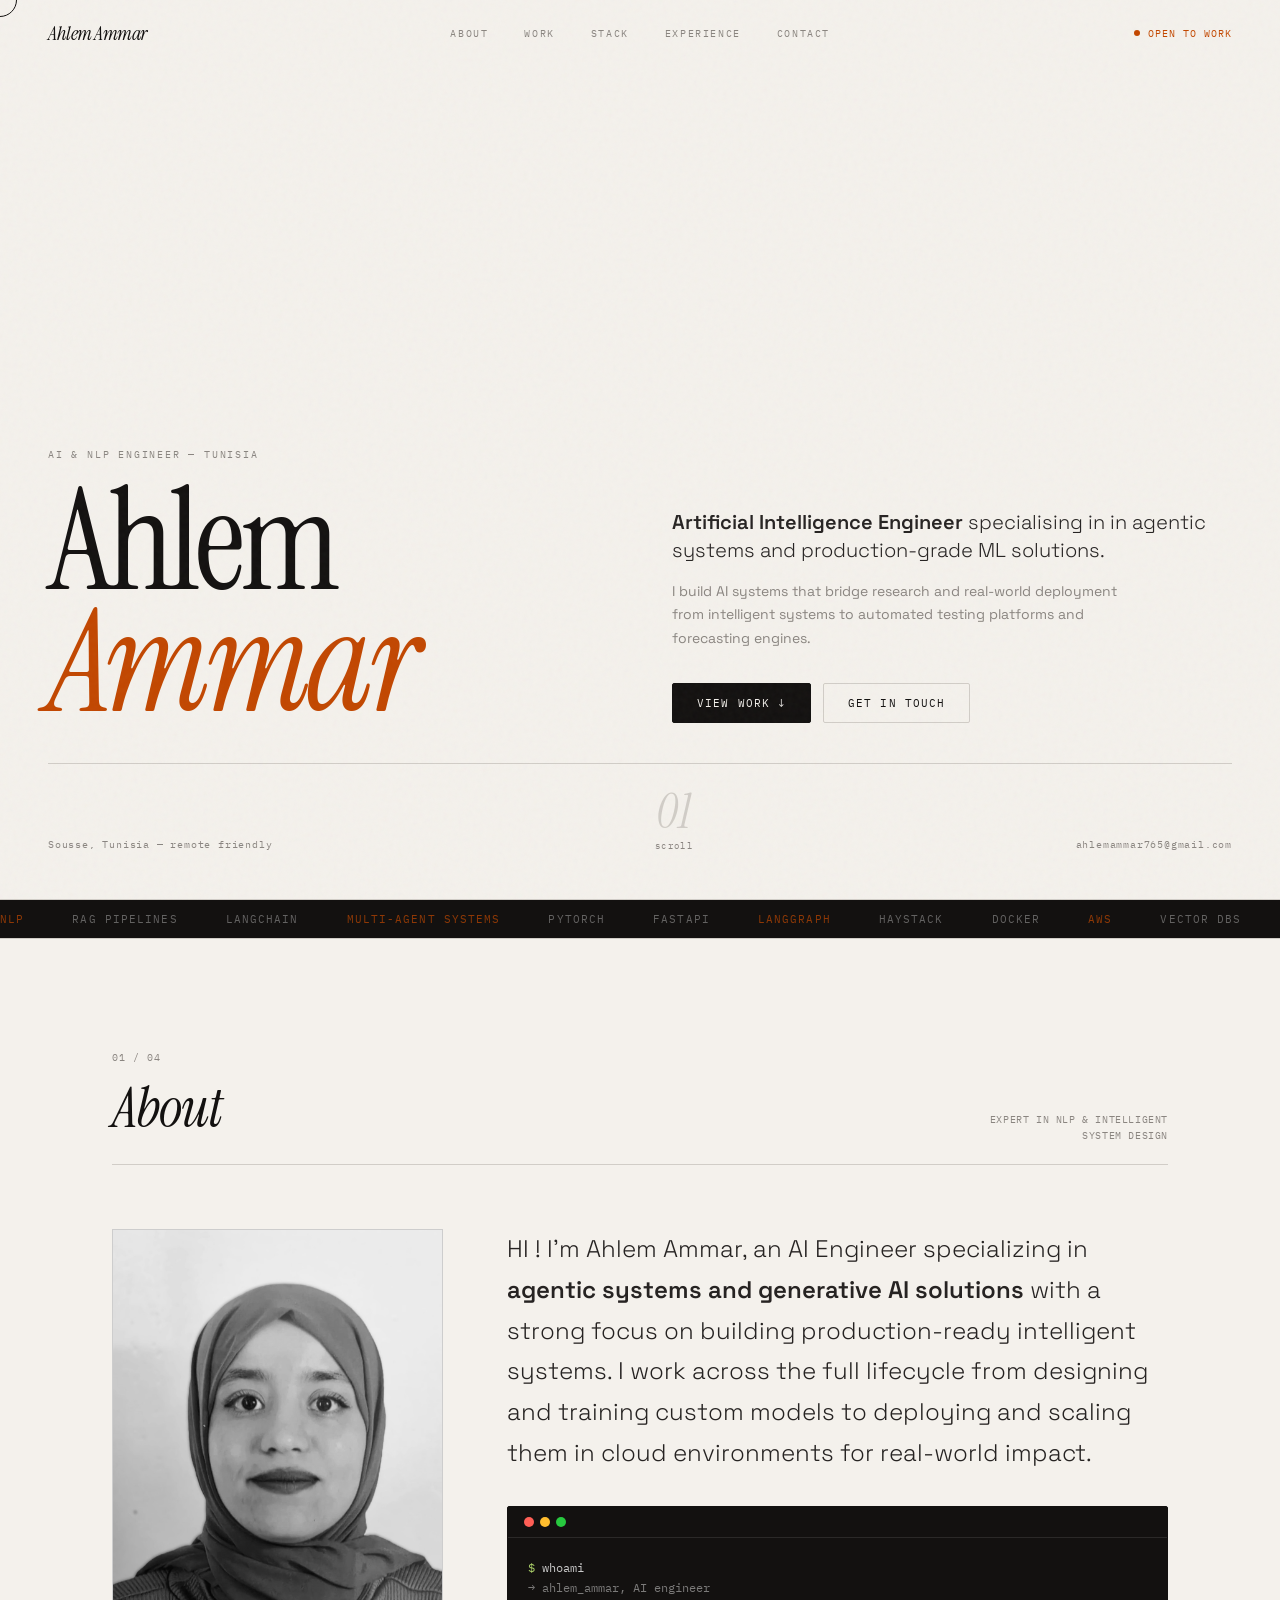
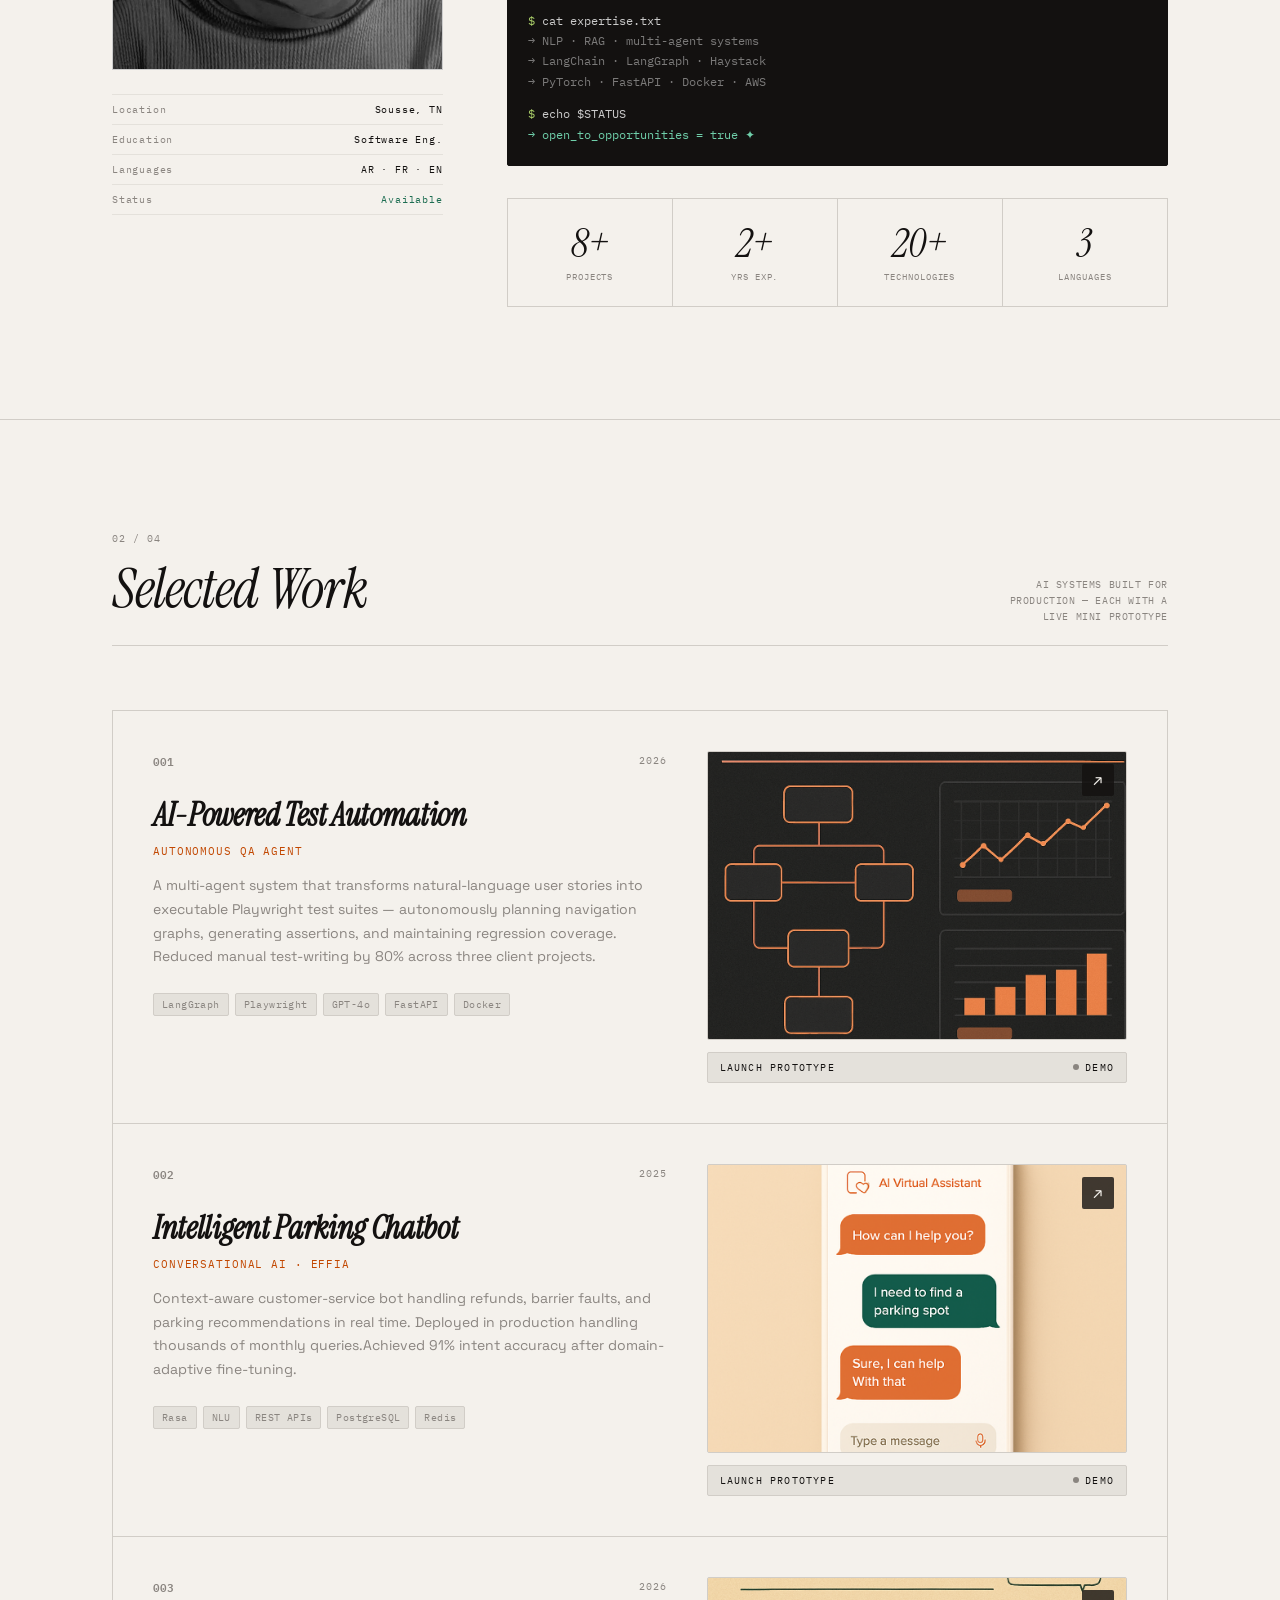
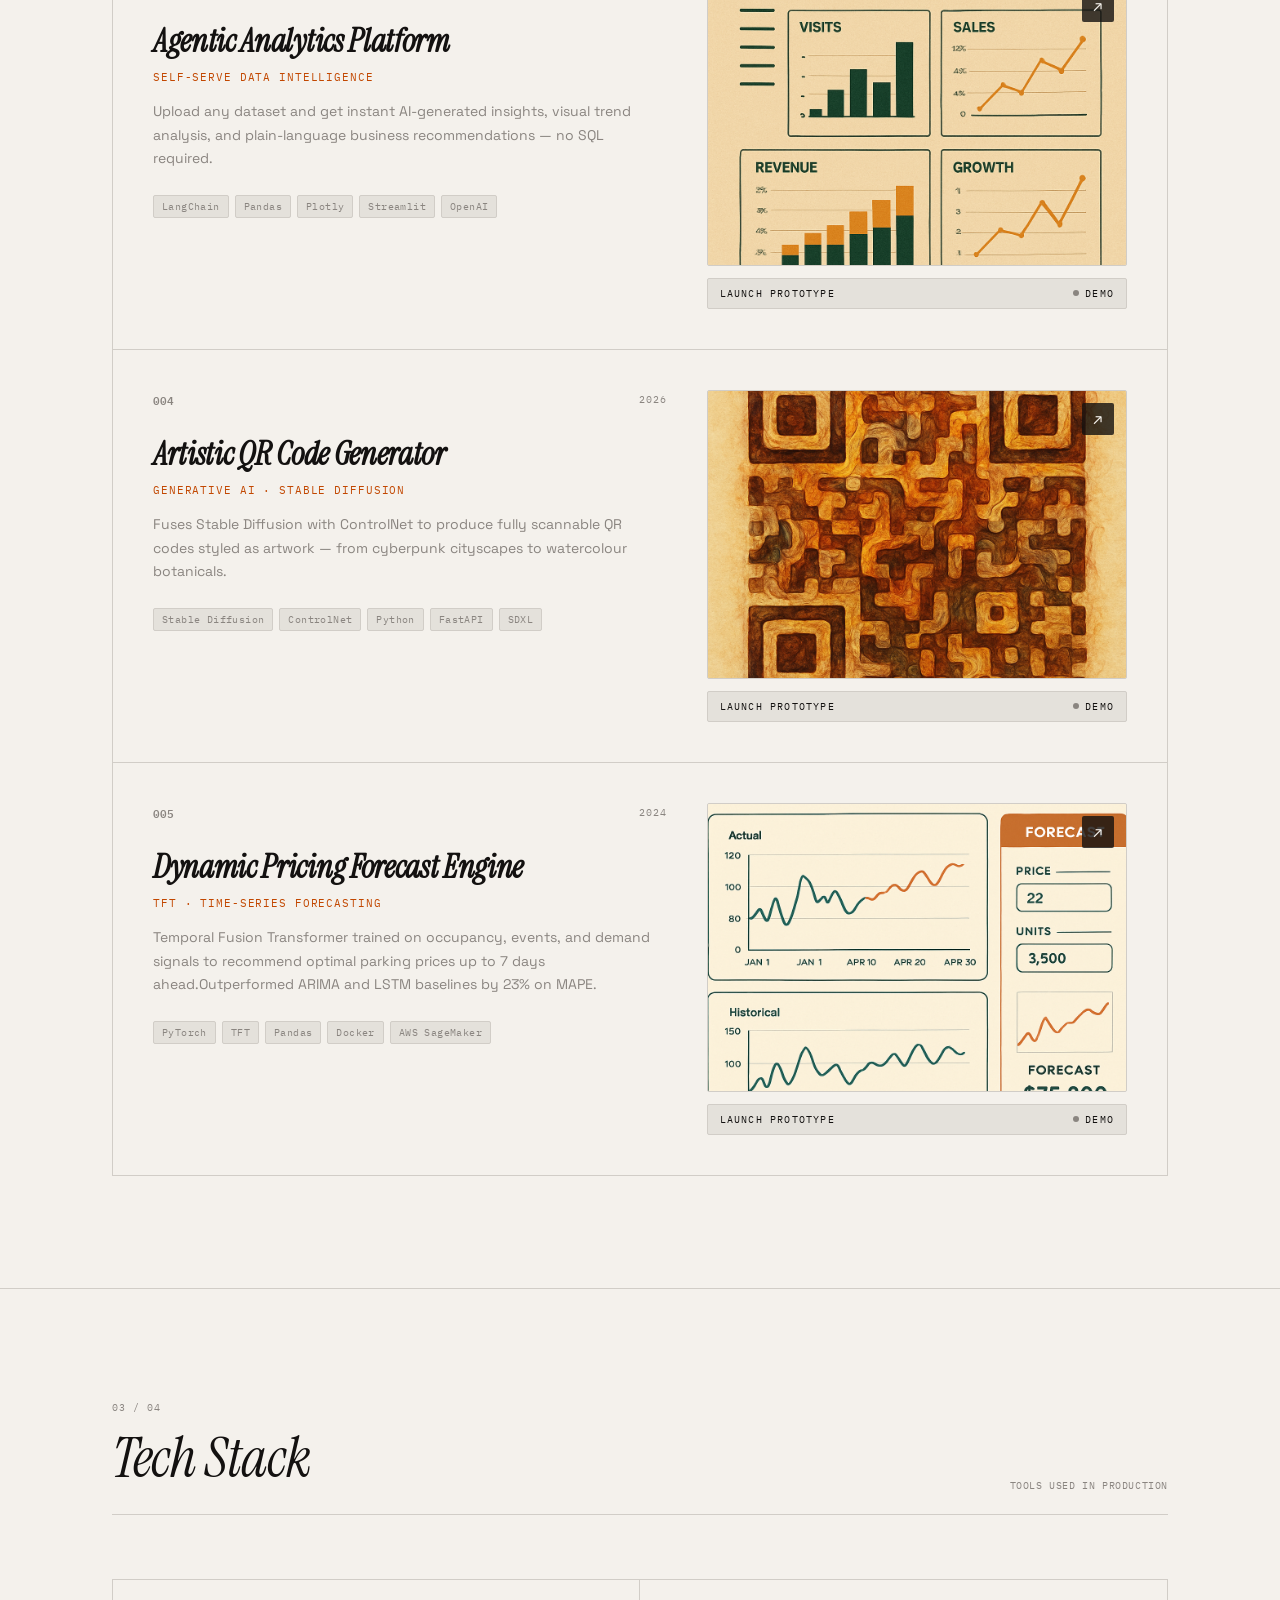
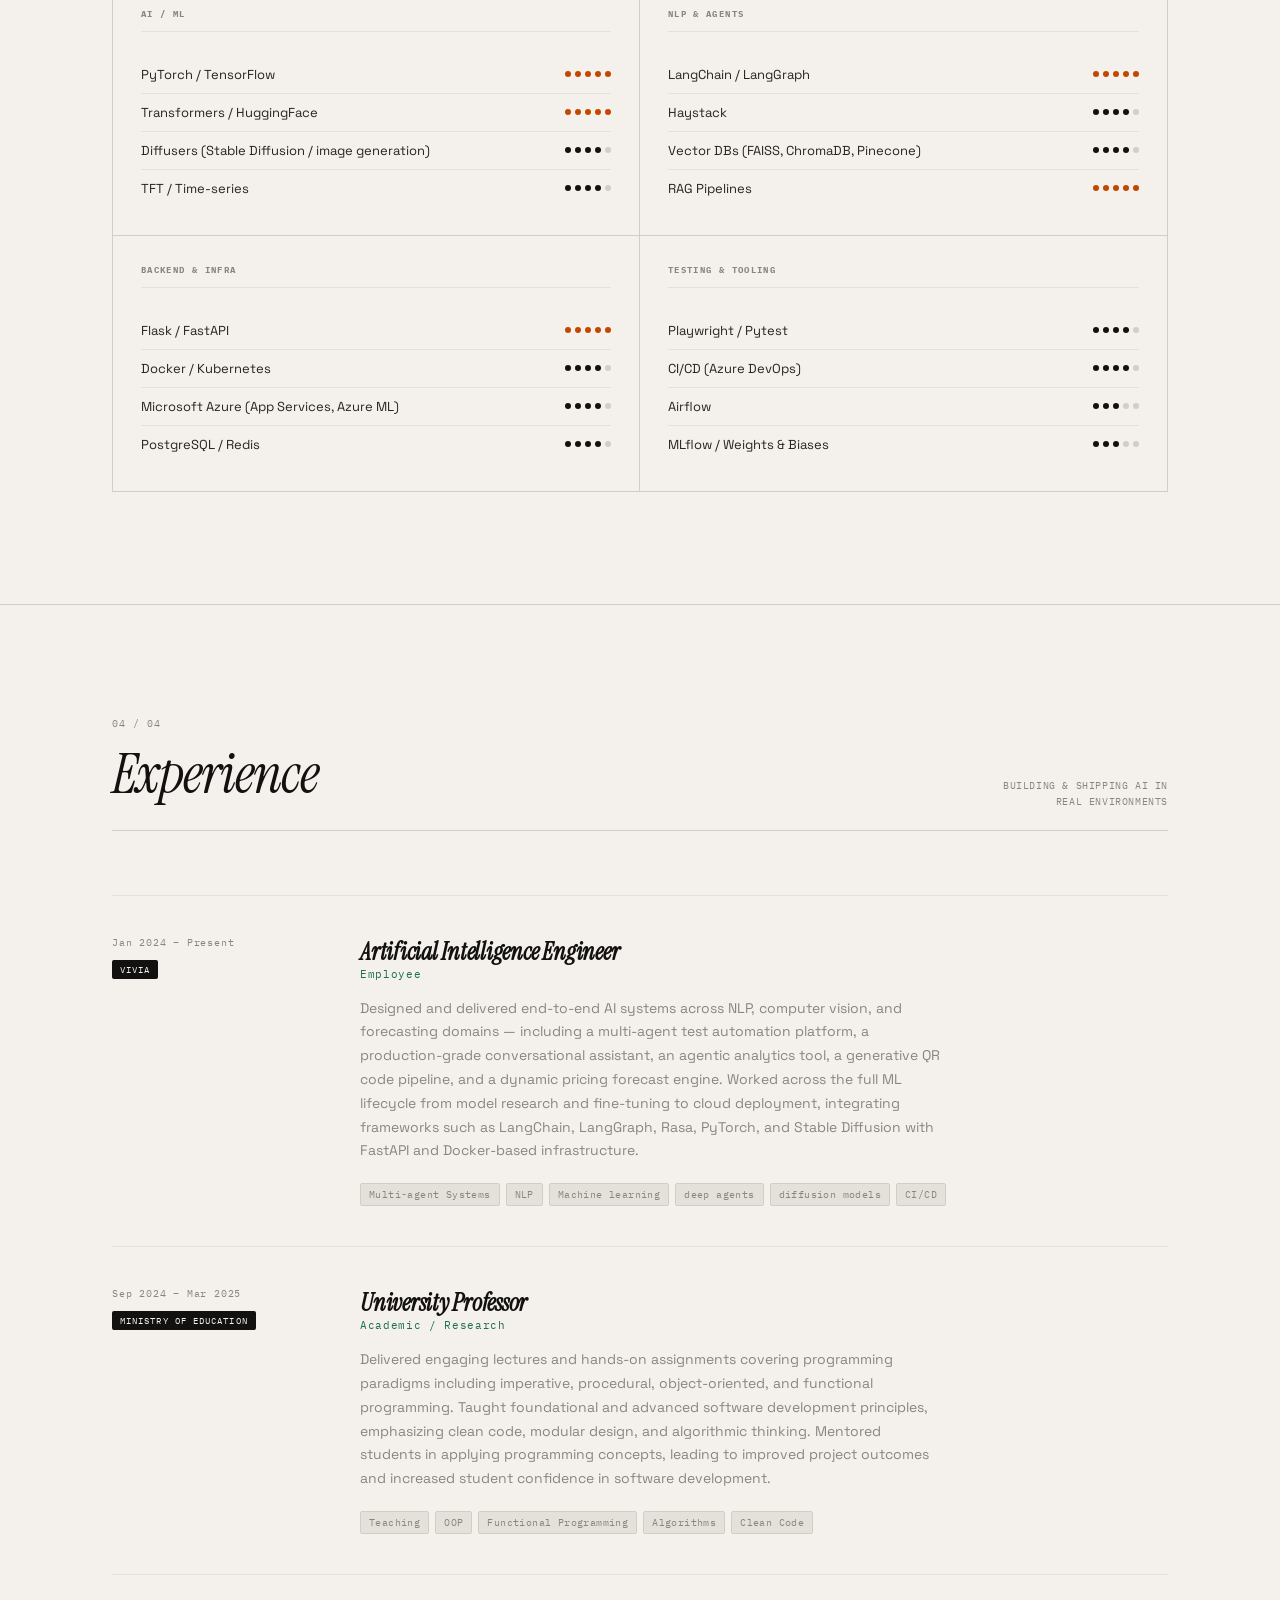
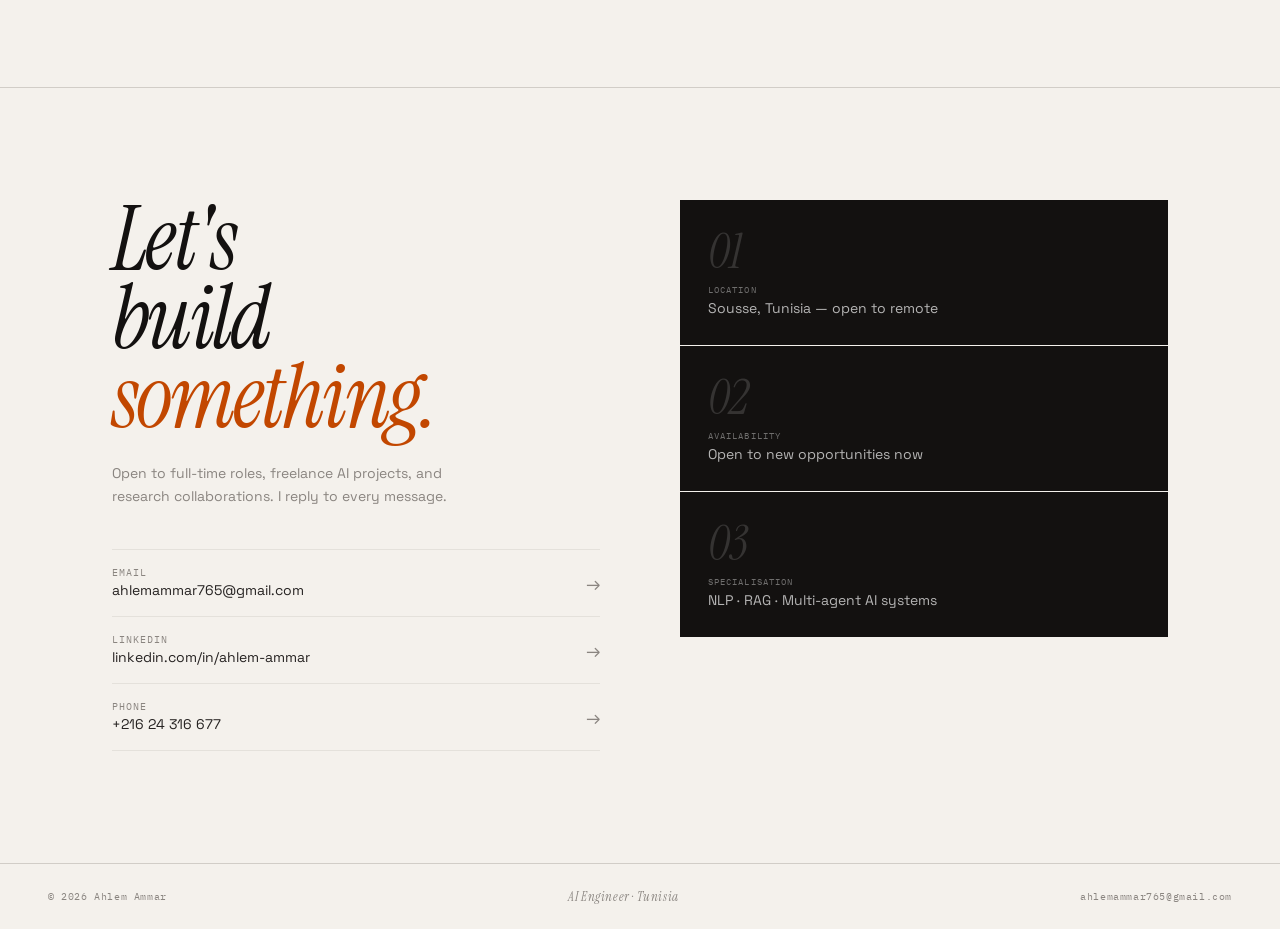
<file: index.html>
<!DOCTYPE html>
<html lang="en">
<head>
  <meta charset="UTF-8" />
  <meta name="viewport" content="width=device-width, initial-scale=1.0" />
  <link rel="icon" href="data:image/svg+xml,<svg xmlns='http://www.w3.org/2000/svg' viewBox='0 0 100 100'><text y='.9em' font-size='90'>⚡</text></svg>" />


  <title>Ahlem Ammar — AI &amp; NLP Engineer</title>
  <meta name="description" content="AI Engineer specialising in NLP, RAG pipelines and multi-agent orchestration. Building production AI systems from research to deployment." />
  <meta name="theme-color" content="#0d0d0d" />
  <link rel="preconnect" href="https://fonts.googleapis.com" />
  <link rel="preconnect" href="https://fonts.gstatic.com" crossorigin />
  <link href="https://fonts.googleapis.com/css2?family=IBM+Plex+Mono:wght@300;400;500;600&family=Instrument+Serif:ital@0;1&family=Space+Grotesk:wght@300;400;500;600&display=swap" rel="stylesheet" />
  <style>
    /* ─── CSS variables ───────────────────────────────────────────── */
    :root {
      --ink:    oklch(0.18 0.004 60);
      --paper:  oklch(0.96 0.008 85);
      --bone:   oklch(0.93 0.009 85);
      --line:   oklch(0.85 0.01  80);
      --faint:  oklch(0.91 0.009 85);
      --subtle: oklch(0.62 0.01  70);
      --strong: oklch(0.26 0.005 60);
      --brand:  oklch(0.56 0.17  42);
      --pine:   oklch(0.48 0.09 165);

      --font-sans:  'Space Grotesk', sans-serif;
      --font-serif: 'Instrument Serif', Georgia, serif;
      --font-mono:  'IBM Plex Mono', monospace;
    }

    /* ─── Reset / base ───────────────────────────────────────────── */
    *, *::before, *::after { box-sizing: border-box; margin: 0; padding: 0; }
    html { font-family: var(--font-sans); scroll-behavior: smooth; background: var(--paper); color: var(--ink); }
    body { background: var(--paper); color: var(--ink); font-family: var(--font-sans); -webkit-font-smoothing: antialiased; }
    a { color: inherit; text-decoration: none; }
    button { cursor: pointer; font-family: inherit; background: none; border: none; }
    img { display: block; max-width: 100%; }
    ::selection { background: var(--brand); color: var(--paper); }

    /* ─── Grain overlay ──────────────────────────────────────────── */
    body::before {
      content: '';
      position: fixed;
      inset: 0;
      z-index: 1;
      pointer-events: none;
      opacity: .035;
      background-image: url("data:image/svg+xml,%3Csvg viewBox='0 0 200 200' xmlns='http://www.w3.org/2000/svg'%3E%3Cfilter id='n'%3E%3CfeTurbulence type='fractalNoise' baseFrequency='0.9' numOctaves='4'/%3E%3C/filter%3E%3Crect width='100%25' height='100%25' filter='url(%23n)'/%3E%3C/svg%3E");
    }

    /* ─── Keyframes ──────────────────────────────────────────────── */
    @keyframes marquee { from { transform: translateX(0); } to { transform: translateX(-50%); } }
    @keyframes blink   { 0%,100%{ opacity:1; } 50%{ opacity:.2; } }
    .animate-marquee { animation: marquee 28s linear infinite; }
    .animate-blink   { animation: blink 1.8s ease-in-out infinite; }

    /* ─── Reveal animation ───────────────────────────────────────── */
    .reveal { opacity: 0; transform: translateY(24px); transition: opacity .7s ease, transform .7s ease; }
    .reveal.shown { opacity: 1; transform: none; }

    /* ─── Cursor glow ────────────────────────────────────────────── */
    #cursor-dot, #cursor-ring {
      position: fixed; top: 0; left: 0; pointer-events: none; border-radius: 50%; z-index: 9999;
      transform: translate(-9999px,-9999px);
    }
    #cursor-dot  { width: 8px; height: 8px; background: var(--brand); z-index: 9999; }
    #cursor-ring { width: 34px; height: 34px; border: 1px solid var(--ink); z-index: 9998; transition: width .2s, height .2s, border-color .2s; }

    /* ─── Nav ────────────────────────────────────────────────────── */
    #site-nav {
      position: fixed; inset: 0 0 auto 0; z-index: 50;
      display: flex; align-items: center; justify-content: space-between;
      padding: 1.25rem 1.25rem;
      transition: padding .3s, background .3s, border .3s, backdrop-filter .3s;
    }
    #site-nav.scrolled {
      padding-top: .75rem; padding-bottom: .75rem;
      background: oklch(0.96 0.008 85 / .8);
      border-bottom: 1px solid var(--line);
      backdrop-filter: blur(12px);
    }
    @media (min-width: 768px) {
      #site-nav { padding-left: 3rem; padding-right: 3rem; }
    }
    .nav-logo { font-family: var(--font-serif); font-size: 1.25rem; font-style: italic; letter-spacing: -.025em; color: var(--ink); }
    .nav-links { display: none; gap: 2.25rem; align-items: center; }
    @media (min-width: 768px) { .nav-links { display: flex; } }
    .nav-links a {
      font-family: var(--font-mono); font-size: 10px; text-transform: uppercase;
      letter-spacing: .16em; color: var(--subtle); transition: color .2s;
    }
    .nav-links a:hover { color: var(--ink); }
    .nav-badge {
      display: flex; align-items: center; gap: .5rem;
      font-family: var(--font-mono); font-size: 10px; text-transform: uppercase;
      letter-spacing: .1em; color: var(--brand);
    }
    .nav-badge-dot { width: 6px; height: 6px; border-radius: 50%; background: var(--brand); }

    /* ─── Shared section wrappers ────────────────────────────────── */
    .section-inner { max-width: 1152px; margin: 0 auto; padding: 5rem 1.25rem; }
    @media (min-width: 768px) { .section-inner { padding: 7rem 3rem; } }
    .section-border { border-bottom: 1px solid var(--line); }

    /* ─── Section head ───────────────────────────────────────────── */
    .section-head {
      margin-bottom: 4rem;
      display: flex; align-items: flex-end; justify-content: space-between; gap: 1.5rem;
      border-bottom: 1px solid var(--line); padding-bottom: 1.25rem;
    }
    .section-head-num { font-family: var(--font-mono); font-size: 10px; letter-spacing: .1em; color: var(--subtle); margin-bottom: .5rem; }
    .section-head-title { font-family: var(--font-serif); font-size: clamp(2.2rem,5vw,3.5rem); font-weight: 400; font-style: italic; letter-spacing: -.02em; color: var(--ink); }
    .section-head-aside { max-width: 180px; text-align: right; font-family: var(--font-mono); font-size: 10px; text-transform: uppercase; line-height: 1.6; letter-spacing: .06em; color: var(--subtle); }

    /* ─── Hero ───────────────────────────────────────────────────── */
    #hero {
      position: relative; min-height: 100vh;
      display: flex; flex-direction: column; justify-content: space-between;
      border-bottom: 1px solid var(--line);
      padding: 7rem 1.25rem 2rem;
    }
    @media (min-width: 768px) { #hero { padding: 8rem 3rem 3rem; } }
    .hero-grid { display: grid; flex: 1; align-items: flex-end; gap: 2.5rem; }
    @media (min-width: 768px) { .hero-grid { grid-template-columns: 1fr 1fr; gap: 4rem; } }
    .hero-eyebrow { font-family: var(--font-mono); font-size: 10px; text-transform: uppercase; letter-spacing: .18em; color: var(--subtle); margin-bottom: 1.25rem; }
    .hero-name { font-family: var(--font-serif); font-size: clamp(3.75rem,11vw,9rem); font-weight: 400; line-height: .86; letter-spacing: -.03em; color: var(--ink); }
    .hero-name span { font-style: italic; color: var(--brand); }
    .hero-lead { margin-bottom: 1rem; font-size: 1.125rem; font-weight: 300; line-height: 1.4; color: var(--strong); }
    @media (min-width: 768px) { .hero-lead { font-size: 1.25rem; } }
    .hero-lead strong { font-weight: 600; }
    .hero-sub { margin-bottom: 2rem; max-width: 28rem; font-size: .875rem; line-height: 1.7; color: var(--subtle); }
    .hero-buttons { display: flex; flex-wrap: wrap; gap: .75rem; }
    .btn-primary {
      display: inline-flex; align-items: center; gap: .5rem;
      border-radius: 2px; border: 1px solid var(--ink); background: var(--ink);
      padding: .75rem 1.5rem; font-family: var(--font-mono); font-size: 11px;
      text-transform: uppercase; letter-spacing: .1em; color: var(--paper);
      transition: background .2s, border-color .2s;
    }
    .btn-primary:hover { background: var(--brand); border-color: var(--brand); }
    .btn-outline {
      display: inline-flex; align-items: center; gap: .5rem;
      border-radius: 2px; border: 1px solid var(--line);
      padding: .75rem 1.5rem; font-family: var(--font-mono); font-size: 11px;
      text-transform: uppercase; letter-spacing: .1em; color: var(--ink);
      transition: border-color .2s;
    }
    .btn-outline:hover { border-color: var(--ink); }
    .hero-footer {
      margin-top: 2.5rem; padding-top: 1.5rem; border-top: 1px solid var(--line);
      display: flex; flex-direction: column; align-items: flex-start; justify-content: space-between;
      gap: 1rem; font-family: var(--font-mono); font-size: 10px; letter-spacing: .08em; color: var(--subtle);
    }
    @media (min-width: 768px) { .hero-footer { flex-direction: row; align-items: flex-end; } }
    .hero-scroll-num { font-family: var(--font-serif); font-size: 3rem; font-style: italic; line-height: 1; color: var(--line); }
    .hero-scroll-label { margin-top: .25rem; font-size: 9px; letter-spacing: .14em; }
    .hero-footer-center { display: none; text-align: center; }
    @media (min-width: 768px) { .hero-footer-center { display: block; } }
    .hero-email { transition: color .2s; }
    .hero-email:hover { color: var(--ink); }

    /* ─── Marquee ────────────────────────────────────────────────── */
    #marquee { overflow: hidden; border-bottom: 1px solid var(--line); background: var(--ink); padding: .75rem 0; }
    .marquee-inner { display: flex; width: max-content; gap: 3rem; font-family: var(--font-mono); font-size: 11px; text-transform: uppercase; letter-spacing: .1em; }
    .marquee-inner span:nth-child(3n+1) { color: oklch(0.56 0.17 42 / .7); }
    .marquee-inner span:not(:nth-child(3n+1)) { color: oklch(0.985 0 0 / .35); }

    /* ─── About ──────────────────────────────────────────────────── */
    #about { border-bottom: 1px solid var(--line); }
    .about-grid { display: grid; gap: 2.5rem; }
    @media (min-width: 768px) { .about-grid { grid-template-columns: 1fr 2fr; gap: 4rem; } }
    .about-portrait {
      position: relative; aspect-ratio: 3/4; width: 100%;
      overflow: hidden; border: 1px solid var(--line); background: var(--bone);
      filter: grayscale(1); margin-bottom: 1.5rem;
    }
    .about-portrait img { width: 100%; height: 100%; object-fit: cover; }
    .about-portrait-placeholder {
      width: 100%; height: 100%; display: flex; align-items: center; justify-content: center;
      font-family: var(--font-mono); font-size: 10px; color: var(--subtle); letter-spacing: .1em;
    }
    .about-meta { border-top: 1px solid var(--faint); border-bottom: 1px solid var(--faint); }
    .about-meta-row {
      display: flex; align-items: center; justify-content: space-between;
      padding: .5rem 0; border-bottom: 1px solid var(--faint);
      font-family: var(--font-mono); font-size: 10px; letter-spacing: .08em;
    }
    .about-meta-row:last-child { border-bottom: none; }
    .about-meta-key { color: var(--subtle); }
    .about-meta-val { color: var(--ink); }
    .about-meta-val.available { color: var(--pine); }
    .about-lead { margin-bottom: 2rem; font-size: 1.25rem; font-weight: 300; line-height: 1.7; color: var(--strong); }
    @media (min-width: 768px) { .about-lead { font-size: 1.5rem; } }
    .about-lead strong { font-weight: 600; }

    /* terminal block */
    .terminal { overflow: hidden; border-radius: 2px; border: 1px solid var(--ink); background: var(--ink); margin-bottom: 2rem; }
    .terminal-bar { display: flex; align-items: center; gap: 6px; padding: .625rem 1rem; border-bottom: 1px solid oklch(0.985 0 0 / .1); }
    .terminal-dot { width: 10px; height: 10px; border-radius: 50%; }
    .terminal-body { padding: 1.25rem; font-family: var(--font-mono); font-size: 12px; line-height: 1.7; color: oklch(0.985 0 0 / .45); }
    .terminal-body .prompt { color: #a8cc68; }
    .terminal-body .cmd    { color: oklch(0.985 0 0 / .8); }
    .terminal-body .ok     { color: #6fcfaa; }
    .terminal-spacer { height: 0.75rem; }

    .stats-grid { display: grid; grid-template-columns: 1fr 1fr; gap: 1px; border: 1px solid var(--line); background: var(--line); }
    @media (min-width: 640px) { .stats-grid { grid-template-columns: repeat(4,1fr); } }
    .stat-cell { background: var(--paper); padding: 1.5rem 1rem; text-align: center; }
    .stat-num  { font-family: var(--font-serif); font-size: 2.5rem; font-style: italic; line-height: 1; color: var(--ink); }
    .stat-lbl  { margin-top: .5rem; font-family: var(--font-mono); font-size: 9px; text-transform: uppercase; letter-spacing: .1em; color: var(--subtle); }

    /* ─── Work ───────────────────────────────────────────────────── */
    #work { border-bottom: 1px solid var(--line); }
    .work-list { display: flex; flex-direction: column; gap: 1px; border: 1px solid var(--line); background: var(--line); }
    .project-card {
      display: grid; gap: 1.5rem; background: var(--paper); padding: 1.5rem;
      transition: background .2s;
    }
    .project-card:hover { background: var(--bone); }
    @media (min-width: 768px) { .project-card { grid-template-columns: 1.1fr 0.9fr; gap: 2.5rem; padding: 2.5rem; } }
    .project-meta { display: flex; align-items: center; justify-content: space-between; margin-bottom: 1.5rem; }
    .project-num  { font-family: var(--font-mono); font-size: 11px; font-weight: 600; color: var(--subtle); }
    .project-year { font-family: var(--font-mono); font-size: 10px; text-transform: uppercase; letter-spacing: .1em; color: var(--subtle); }
    .project-title { font-family: var(--font-serif); font-size: 1.75rem; font-style: italic; letter-spacing: -.01em; color: var(--ink); margin-bottom: .5rem; }
    @media (min-width: 768px) { .project-title { font-size: 2rem; } }
    .project-blurb { font-family: var(--font-mono); font-size: 11px; text-transform: uppercase; letter-spacing: .08em; color: var(--brand); margin-bottom: 1rem; }
    .project-desc  { font-size: .875rem; line-height: 1.7; color: var(--subtle); margin-bottom: 1.5rem; max-width: 65ch; }
    .project-tags  { display: flex; flex-wrap: wrap; gap: .375rem; margin-top: auto; }
    .tag {
      border-radius: 2px; border: 1px solid var(--line); background: var(--faint);
      padding: .25rem .5rem; font-family: var(--font-mono); font-size: 10px; letter-spacing: .04em; color: var(--subtle);
    }
    .project-media { display: flex; flex-direction: column; gap: .75rem; }
    .project-image { position: relative; aspect-ratio: 16/11; overflow: hidden; border-radius: 2px; border: 1px solid var(--line); background: var(--faint); }
    .project-image img { width: 100%; height: 100%; object-fit: cover; transition: transform .5s; }
    .project-card:hover .project-image img { transform: scale(1.04); }
    .project-image-placeholder {
      width: 100%; height: 100%; display: flex; align-items: center; justify-content: center;
      font-family: var(--font-mono); font-size: 10px; color: var(--subtle); letter-spacing: .1em;
    }
    .img-arrow {
      position: absolute; right: .75rem; top: .75rem;
      display: flex; align-items: center; justify-content: center;
      width: 32px; height: 32px; border-radius: 2px; background: oklch(0.18 0.004 60 / .8);
      color: var(--paper); font-size: 1rem; transition: transform .3s;
    }
    .project-card:hover .img-arrow { transform: translate(2px,-2px); }
    .project-demo-wrap { display: none; position: absolute; inset: 0; overflow-y: auto; background: var(--bone); padding: .75rem; }
    .project-demo-wrap.active { display: block; }
    .project-toggle {
      display: flex; align-items: center; justify-content: space-between;
      border-radius: 2px; border: 1px solid var(--line); background: var(--faint);
      padding: .5rem .75rem; font-family: var(--font-mono); font-size: 10px;
      text-transform: uppercase; letter-spacing: .12em; color: var(--ink);
      transition: background .2s, color .2s; width: 100%;
    }
    .project-toggle:hover { background: var(--ink); color: var(--paper); }
    .toggle-indicator { display: flex; align-items: center; gap: .375rem; }
    .toggle-dot { width: 6px; height: 6px; border-radius: 50%; background: var(--subtle); }
    .toggle-dot.live { background: var(--pine); }

    /* ─── Stack ──────────────────────────────────────────────────── */
    #stack { border-bottom: 1px solid var(--line); }
    .stack-grid { display: grid; border: 1px solid var(--line); }
    @media (min-width: 768px) { .stack-grid { grid-template-columns: 1fr 1fr; } }
    .skill-group { padding: 1.75rem; }
    .skill-group-title { margin-bottom: 1.5rem; padding-bottom: .75rem; border-bottom: 1px solid var(--faint); font-family: var(--font-mono); font-size: 9px; text-transform: uppercase; letter-spacing: .15em; color: var(--subtle); }
    .skill-list { list-style: none; }
    .skill-item { display: flex; align-items: center; justify-content: space-between; padding: .625rem 0; border-bottom: 1px solid var(--faint); }
    .skill-item:last-child { border-bottom: none; }
    .skill-name { font-size: 13px; color: var(--strong); }
    .dots { display: flex; gap: 4px; }
    .dot { width: 6px; height: 6px; border-radius: 50%; background: var(--line); }
    .dot.filled { background: var(--ink); }
    .dot.brand  { background: var(--brand); }

    /* ─── Experience ─────────────────────────────────────────────── */
    #experience { border-bottom: 1px solid var(--line); }
    .exp-list { }
    .exp-item { display: grid; gap: 1rem; padding: 2.5rem 0; border-bottom: 1px solid var(--faint); }
    .exp-item:first-child { border-top: 1px solid var(--faint); }
    @media (min-width: 768px) { .exp-item { grid-template-columns: 200px 1fr; gap: 3rem; } }
    .exp-date  { font-family: var(--font-mono); font-size: 10px; letter-spacing: .08em; color: var(--subtle); margin-bottom: .5rem; }
    .exp-badge { display: inline-block; border-radius: 2px; background: var(--ink); padding: .25rem .5rem; font-family: var(--font-mono); font-size: 9px; text-transform: uppercase; letter-spacing: .12em; color: var(--paper); }
    .exp-title { font-family: var(--font-serif); font-size: 1.5rem; font-style: italic; letter-spacing: -.01em; color: var(--ink); }
    .exp-org   { font-family: var(--font-mono); font-size: 11px; letter-spacing: .06em; color: var(--pine); margin-bottom: 1rem; }
    .exp-desc  { font-size: .875rem; line-height: 1.7; color: var(--subtle); margin-bottom: 1.25rem; max-width: 65ch; }
    .exp-tags  { display: flex; flex-wrap: wrap; gap: .375rem; }

    /* ─── Contact ────────────────────────────────────────────────── */
    #contact { }
    .contact-grid { display: grid; gap: 3rem; }
    @media (min-width: 768px) { .contact-grid { grid-template-columns: 1fr 1fr; gap: 5rem; } }
    .contact-heading {
      font-family: var(--font-serif); font-style: italic; font-weight: 400;
      font-size: clamp(3rem,7vw,5.5rem); line-height: .9; letter-spacing: -.03em; color: var(--ink);
      margin-bottom: 1.5rem;
    }
    .contact-heading span { color: var(--brand); }
    .contact-sub { max-width: 22rem; font-size: .875rem; line-height: 1.7; color: var(--subtle); margin-bottom: 2.5rem; }
    .contact-links { border-top: 1px solid var(--faint); border-bottom: 1px solid var(--faint); }
    .contact-link {
      display: flex; align-items: center; justify-content: space-between;
      padding: 1rem 0; border-bottom: 1px solid var(--faint);
      transition: padding-left .2s;
    }
    .contact-link:last-child { border-bottom: none; }
    .contact-link:hover { padding-left: .75rem; }
    .contact-link-lbl { display: block; font-family: var(--font-mono); font-size: 10px; text-transform: uppercase; letter-spacing: .1em; color: var(--subtle); }
    .contact-link-val { font-size: .875rem; color: var(--strong); }
    .contact-link-arrow { font-size: 1.125rem; color: var(--subtle); transition: color .2s; }
    .contact-link:hover .contact-link-arrow { color: var(--brand); }
    .contact-aside { display: flex; flex-direction: column; gap: 1px; }
    .aside-card { background: var(--ink); padding: 1.75rem; }
    .aside-card-num   { font-family: var(--font-serif); font-size: 3rem; font-style: italic; line-height: 1; color: oklch(0.985 0 0 / .15); }
    .aside-card-label { margin-top: .5rem; font-family: var(--font-mono); font-size: 9px; text-transform: uppercase; letter-spacing: .12em; color: oklch(0.985 0 0 / .4); }
    .aside-card-value { margin-top: .25rem; font-size: .875rem; color: oklch(0.985 0 0 / .7); }

    /* ─── Footer ─────────────────────────────────────────────────── */
    #site-footer {
      display: flex; flex-direction: column; align-items: center; justify-content: space-between;
      gap: .5rem; border-top: 1px solid var(--line);
      padding: 1.5rem 1.25rem; font-family: var(--font-mono); font-size: 10px; letter-spacing: .06em; color: var(--subtle);
    }
    @media (min-width: 768px) { #site-footer { flex-direction: row; padding: 1.5rem 3rem; } }
    #site-footer .footer-serif { font-family: var(--font-serif); font-size: 13px; font-style: italic; }
    #site-footer a:hover { color: var(--ink); }

    /* ─── Demo terminal ──────────────────────────────────────────── */
    .demo-terminal { overflow: hidden; border-radius: 2px; border: 1px solid var(--line); background: var(--ink); }
    .demo-bar { display: flex; align-items: center; gap: 6px; padding: .5rem .75rem; border-bottom: 1px solid oklch(0.985 0 0 / .1); }
    .demo-bar-dot { width: 10px; height: 10px; border-radius: 50%; background: oklch(0.985 0 0 / .25); }
    .demo-bar-label { margin-left: .5rem; font-family: var(--font-mono); font-size: 10px; text-transform: uppercase; letter-spacing: .12em; color: oklch(0.985 0 0 / .4); }
    .demo-body { padding: 1rem; }
    .demo-row { display: flex; align-items: center; justify-content: space-between; gap: .75rem; }
    .demo-name { font-family: var(--font-mono); font-size: 11px; color: oklch(0.985 0 0 / .5); }
    .demo-run-btn {
      border-radius: 2px; background: var(--brand); padding: .25rem .75rem;
      font-family: var(--font-mono); font-size: 10px; font-weight: 600; text-transform: uppercase; letter-spacing: .1em; color: var(--paper);
      transition: opacity .2s;
    }
    .demo-run-btn:disabled { opacity: .5; }
    .demo-log { margin-top: .75rem; display: flex; flex-direction: column; gap: .375rem; font-family: var(--font-mono); font-size: 11px; line-height: 1.6; }
    .demo-log-line { display: flex; gap: .5rem; transition: opacity .3s; }
    .demo-log-line.dim { opacity: .2; }
    .demo-log-icon { color: var(--pine); }
    .demo-log-icon.active { color: var(--brand); }
    .demo-log-text { color: oklch(0.985 0 0 / .8); }

    /* chat demo */
    .chat-messages { max-height: 11rem; overflow-y: auto; display: flex; flex-direction: column; gap: .5rem; padding-right: .25rem; }
    .chat-bubble {
      max-width: 85%; border-radius: 2px; padding: .5rem .75rem;
      font-size: 12px; line-height: 1.4;
    }
    .chat-bubble.user { align-self: flex-end; background: var(--brand); color: var(--paper); }
    .chat-bubble.bot  { align-self: flex-start; background: oklch(0.985 0 0 / .1); color: oklch(0.985 0 0 / .85); }
    .chat-typing { align-self: flex-start; padding: .5rem .75rem; border-radius: 2px; background: oklch(0.985 0 0 / .1); font-family: var(--font-mono); font-size: 12px; color: oklch(0.985 0 0 / .6); }
    .chat-prompts { margin-top: .75rem; padding-top: .75rem; border-top: 1px solid oklch(0.985 0 0 / .1); display: flex; flex-wrap: wrap; gap: .375rem; }
    .chat-prompt-btn {
      border-radius: 2px; border: 1px solid oklch(0.985 0 0 / .15);
      padding: .25rem .5rem; font-family: var(--font-mono); font-size: 10px; color: oklch(0.985 0 0 / .7);
      transition: border-color .2s, color .2s;
    }
    .chat-prompt-btn:hover:not(:disabled) { border-color: var(--brand); color: var(--paper); }
    .chat-prompt-btn:disabled { opacity: .4; }

    /* analytics demo */
    .demo-file-btns { display: flex; flex-wrap: wrap; align-items: center; gap: .375rem; }
    .demo-file-label { font-family: var(--font-mono); font-size: 10px; text-transform: uppercase; letter-spacing: .1em; color: oklch(0.985 0 0 / .4); }
    .demo-file-btn {
      border-radius: 2px; border: 1px solid oklch(0.985 0 0 / .15);
      padding: .25rem .5rem; font-family: var(--font-mono); font-size: 10px; color: oklch(0.985 0 0 / .6);
      transition: background .2s, color .2s, border-color .2s;
    }
    .demo-file-btn.active { border-color: var(--brand); background: var(--brand); color: var(--paper); }
    .bar-chart { margin-top: 1rem; display: flex; height: 7rem; align-items: flex-end; gap: .375rem; }
    .bar-col { flex: 1; display: flex; flex-direction: column; align-items: center; justify-content: flex-end; }
    .bar { width: 100%; border-radius: 2px; background: var(--pine); transition: height .5s; }
    .demo-chart-label { margin-top: .5rem; font-family: var(--font-mono); font-size: 10px; text-transform: uppercase; letter-spacing: .08em; color: oklch(0.985 0 0 / .4); }
    .demo-insight { margin-top: .75rem; padding-top: .75rem; border-top: 1px solid oklch(0.985 0 0 / .1); font-size: 12px; line-height: 1.5; color: oklch(0.985 0 0 / .8); }
    .insight-arrow { color: var(--brand); }

    /* forecast demo */
    .demo-forecast-svg { width: 100%; }
    .forecast-legend { margin-top: .5rem; display: flex; align-items: center; justify-content: space-between; font-family: var(--font-mono); font-size: 10px; text-transform: uppercase; letter-spacing: .08em; color: oklch(0.985 0 0 / .4); }
    .forecast-legend span { color: var(--brand); }
    .demo-slider-row { margin-top: 1rem; padding-top: .75rem; border-top: 1px solid oklch(0.985 0 0 / .1); }
    .demo-slider-label { display: flex; align-items: center; justify-content: space-between; font-family: var(--font-mono); font-size: 11px; color: oklch(0.985 0 0 / .7); margin-bottom: .5rem; }
    .demo-slider-label span { color: var(--brand); }
    input[type=range] { width: 100%; accent-color: var(--brand); }
    .demo-price { margin-top: .75rem; font-size: 12px; color: oklch(0.985 0 0 / .8); }
    .demo-price span { color: var(--brand); }

    /* qr demo */
    .qr-style-row { display: flex; flex-wrap: wrap; align-items: center; gap: .375rem; }
    .qr-style-label { font-family: var(--font-mono); font-size: 10px; text-transform: uppercase; letter-spacing: .1em; color: oklch(0.985 0 0 / .4); }
    .qr-area { margin-top: 1rem; display: flex; align-items: center; gap: 1rem; }
    .qr-grid {
      display: grid; grid-template-columns: repeat(21,1fr);
      width: 7rem; aspect-ratio: 1; border-radius: 2px; overflow: hidden;
      transition: opacity .5s;
    }
    .qr-grid.rendering { opacity: .4; }
    .qr-cell { }
    .qr-meta { font-family: var(--font-mono); font-size: 11px; line-height: 1.7; color: oklch(0.985 0 0 / .7); }
    .qr-meta-title { color: oklch(0.985 0 0 / .9); }
    .qr-meta-sub   { color: oklch(0.985 0 0 / .4); margin-top: .25rem; }
    .qr-status     { color: var(--pine); margin-top: .5rem; }

    /* ─── Grid border helpers for stack ─────────────────────────── */
    @media (min-width: 768px) {
      .skill-group-border-r { border-right: 1px solid var(--line); }
    }
    .skill-group-border-b { border-bottom: 1px solid var(--line); }
  </style>
  
</head>
<body>

<!-- Cursor -->
<div id="cursor-dot"  aria-hidden="true"></div>
<div id="cursor-ring" aria-hidden="true"></div>

<!-- Nav -->
<header id="site-nav">
  <a href="#top" class="nav-logo">Ahlem Ammar</a>
  <nav class="nav-links">
    <a href="#about">About</a>
    <a href="#work">Work</a>
    <a href="#stack">Stack</a>
    <a href="#experience">Experience</a>
    <a href="#contact">Contact</a>
  </nav>
  <div class="nav-badge">
    <span class="nav-badge-dot animate-blink"></span>
    Open to work
  </div>
</header>

<!-- Hero -->
<section id="top">
  <div id="hero">
    <div class="hero-grid">
      <div>
        <div class="reveal">
          <p class="hero-eyebrow">AI &amp; NLP Engineer — Tunisia</p>
        </div>
        <div class="reveal" style="transition-delay:.08s">
          <h1 class="hero-name">Ahlem<br><span>Ammar</span></h1>
        </div>
      </div>
      <div class="reveal" style="transition-delay:.16s">
        <p class="hero-lead">
          <strong>Artificial Intelligence Engineer</strong> specialising in  in agentic systems and production-grade ML solutions.
        </p>
        <p class="hero-sub">
          I build  AI systems that bridge research and real-world deployment  from intelligent systems to automated testing platforms and forecasting engines.
        </p>
        <div class="hero-buttons">
          <a href="#work" class="btn-primary">View work <span aria-hidden>↓</span></a>
          <a href="#contact" class="btn-outline">Get in touch</a>
        </div>
      </div>
    </div>
    <div class="reveal" style="transition-delay:.24s">
      <div class="hero-footer">
        <span>Sousse, Tunisia — remote friendly</span>
        <div class="hero-footer-center">
          <div class="hero-scroll-num">01</div>
          <div class="hero-scroll-label">scroll</div>
        </div>
        <a href="mailto:ahlemammar765@gmail.com" class="hero-email">ahlemammar765@gmail.com</a>
      </div>
    </div>
  </div>
</section>

<!-- Marquee -->
<div id="marquee">
  <div class="marquee-inner animate-marquee" id="marquee-inner"></div>
</div>

<!-- About -->
<section id="about" class="section-border">
  <div class="section-inner">
    <div class="section-head reveal">
      <div>
        <div class="section-head-num">01 / 04</div>
        <h2 class="section-head-title">About</h2>
      </div>
      <p class="section-head-aside">Expert in NLP &amp; intelligent system design</p>
    </div>
    <div class="about-grid">
      <div class="reveal" style="transition-delay:.05s">
        <div class="about-portrait">
          <div class="about-portrait-placeholder">
            <img src="assets/portrait.jpg" alt="portrait" style="position:absolute;inset:0;width:100%;height:100%;object-fit:cover;transition:transform .5s;" class="proj-img" />
            </div>
        </div>
        <dl class="about-meta">
          <div class="about-meta-row"><dt class="about-meta-key">Location</dt><dd class="about-meta-val">Sousse, TN</dd></div>
          <div class="about-meta-row"><dt class="about-meta-key">Education</dt><dd class="about-meta-val">Software Eng.</dd></div>
          <div class="about-meta-row"><dt class="about-meta-key">Languages</dt><dd class="about-meta-val">AR · FR · EN</dd></div>
          <div class="about-meta-row"><dt class="about-meta-key">Status</dt><dd class="about-meta-val available">Available</dd></div>
        </dl>
      </div>
      <div class="reveal" style="transition-delay:.12s">
        <p class="about-lead">
         HI ! I’m Ahlem Ammar, an AI Engineer specializing in  <strong>agentic systems and generative AI solutions</strong> with a strong focus on building production-ready intelligent systems. I work across the full lifecycle from designing and training custom models to deploying and scaling them in cloud environments for real-world impact.
        </p>
        <div class="terminal">
          <div class="terminal-bar">
            <span class="terminal-dot" style="background:#ff5f56"></span>
            <span class="terminal-dot" style="background:#ffbd2e"></span>
            <span class="terminal-dot" style="background:#27c93f"></span>
          </div>
          <div class="terminal-body">
            <p><span class="prompt">$ </span><span class="cmd">whoami</span></p>
            <p>→ ahlem_ammar, AI engineer</p>
            <div class="terminal-spacer"></div>
            <p><span class="prompt">$ </span><span class="cmd">cat expertise.txt</span></p>
            <p>→ NLP · RAG · multi-agent systems</p>
            <p>→ LangChain · LangGraph · Haystack</p>
            <p>→ PyTorch · FastAPI · Docker · AWS</p>
            <div class="terminal-spacer"></div>
            <p><span class="prompt">$ </span><span class="cmd">echo $STATUS</span></p>
            <p class="ok">→ open_to_opportunities = true ✦</p>
          </div>
        </div>
        <div class="stats-grid">
          <div class="stat-cell"><div class="stat-num">8+</div><div class="stat-lbl">Projects</div></div>
          <div class="stat-cell"><div class="stat-num">2+</div><div class="stat-lbl">Yrs Exp.</div></div>
          <div class="stat-cell"><div class="stat-num">20+</div><div class="stat-lbl">Technologies</div></div>
          <div class="stat-cell"><div class="stat-num">3</div><div class="stat-lbl">Languages</div></div>
        </div>
      </div>
    </div>
  </div>
</section>

<!-- Work -->
<section id="work" class="section-border">
  <div class="section-inner">
    <div class="section-head reveal">
      <div>
        <div class="section-head-num">02 / 04</div>
        <h2 class="section-head-title">Selected Work</h2>
      </div>
      <p class="section-head-aside">AI systems built for production — each with a live mini prototype</p>
    </div>
    <div class="work-list" id="work-list"></div>
  </div>
</section>

<!-- Stack -->
<section id="stack" class="section-border">
  <div class="section-inner">
    <div class="section-head reveal">
      <div>
        <div class="section-head-num">03 / 04</div>
        <h2 class="section-head-title">Tech Stack</h2>
      </div>
      <p class="section-head-aside">Tools used in production</p>
    </div>
    <div class="reveal">
      <div class="stack-grid" id="stack-grid"></div>
    </div>
  </div>
</section>

<!-- Experience -->
<section id="experience" class="section-border">
  <div class="section-inner">
    <div class="section-head reveal">
      <div>
        <div class="section-head-num">04 / 04</div>
        <h2 class="section-head-title">Experience</h2>
      </div>
      <p class="section-head-aside">Building &amp; shipping AI in real environments</p>
    </div>
    <div class="exp-list" id="exp-list"></div>
  </div>
</section>

<!-- Contact -->
<section id="contact">
  <div class="section-inner">
    <div class="contact-grid">
      <div class="reveal">
        <h2 class="contact-heading">Let's<br>build<br><span>something.</span></h2>
        <p class="contact-sub">Open to full-time roles, freelance AI projects, and research collaborations. I reply to every message.</p>
        <div class="contact-links">
          <a href="mailto:ahlemammar765@gmail.com" class="contact-link">
            <span><span class="contact-link-lbl">Email</span><span class="contact-link-val">ahlemammar765@gmail.com</span></span>
            <span class="contact-link-arrow">→</span>
          </a>
          <a href="https://www.linkedin.com/in/ahlem-ammar-04084b216" target="_blank" rel="noreferrer" class="contact-link">
            <span><span class="contact-link-lbl">LinkedIn</span><span class="contact-link-val">linkedin.com/in/ahlem-ammar</span></span>
            <span class="contact-link-arrow">→</span>
          </a>
          <a href="tel:+21624316677" class="contact-link">
            <span><span class="contact-link-lbl">Phone</span><span class="contact-link-val">+216 24 316 677</span></span>
            <span class="contact-link-arrow">→</span>
          </a>
        </div>
      </div>
      <div class="reveal" style="transition-delay:.1s">
        <div class="contact-aside">
          <div class="aside-card">
            <div class="aside-card-num">01</div>
            <div class="aside-card-label">Location</div>
            <div class="aside-card-value">Sousse, Tunisia — open to remote</div>
          </div>
          <div class="aside-card">
            <div class="aside-card-num">02</div>
            <div class="aside-card-label">Availability</div>
            <div class="aside-card-value">Open to new opportunities now</div>
          </div>
          <div class="aside-card">
            <div class="aside-card-num">03</div>
            <div class="aside-card-label">Specialisation</div>
            <div class="aside-card-value">NLP · RAG · Multi-agent AI systems</div>
          </div>
        </div>
      </div>
    </div>
  </div>
</section>

<!-- Footer -->
<footer id="site-footer">
  <span>© 2026 Ahlem Ammar</span>
  <span class="footer-serif">AI Engineer · Tunisia</span>
  <a href="mailto:ahlemammar765@gmail.com">ahlemammar765@gmail.com</a>
</footer>

<script>
/* ============================================================
   DATA
   ============================================================ */
const marqueeItems = [
  'NLP','RAG Pipelines','LangChain','Multi-agent Systems','PyTorch','FastAPI',
  'LangGraph','Haystack','Docker','AWS','Vector DBs','Transformers','Fine-tuning',
  'LLM Ops','Playwright','CI/CD',
];

const projects = [
  {
    num:'001', year:'2026',
    title:'AI-Powered Test Automation',
    blurb:'Autonomous QA Agent',
    description:'A multi-agent system that transforms natural-language user stories into executable Playwright test suites — autonomously planning navigation graphs, generating assertions, and maintaining regression coverage. Reduced manual test-writing by 80% across three client projects.',
    tags:['LangGraph','Playwright','GPT-4o','FastAPI','Docker'],
    demo:'testing',
    image:'assets/proj-testing.png',
  },
  {
    num:'002', year:'2025',
    title:'Intelligent Parking Chatbot',
    blurb:'Conversational AI · EFFIA',
    description:'Context-aware customer-service bot handling refunds, barrier faults, and parking recommendations in real time. Deployed in production handling thousands of monthly queries.Achieved 91% intent accuracy after domain-adaptive fine-tuning.',
    tags:['Rasa','NLU','REST APIs','PostgreSQL','Redis'],
    demo:'chatbot',
    image:'assets/proj-chatbot.png',
  },
  {
    num:'003', year:'2026',
    title:'Agentic Analytics Platform',
    blurb:'Self-serve Data Intelligence',
    description:'Upload any dataset and get instant AI-generated insights, visual trend analysis, and plain-language business recommendations — no SQL required.',
    tags:['LangChain','Pandas','Plotly','Streamlit','OpenAI'],
    demo:'analytics',
    image:'assets/proj-analytics.png',
  },
  {
    num:'004', year:'2026',
    title:'Artistic QR Code Generator',
    blurb:'Generative AI · Stable Diffusion',
    description:'Fuses Stable Diffusion with ControlNet to produce fully scannable QR codes styled as artwork — from cyberpunk cityscapes to watercolour botanicals.',
    tags:['Stable Diffusion','ControlNet','Python','FastAPI','SDXL'],
    demo:'qr',
    image:'assets/proj-qr.png',
  },
  {
    num:'005', year:'2024',
    title:'Dynamic Pricing Forecast Engine',
    blurb:'TFT · Time-series Forecasting',
    description:'Temporal Fusion Transformer trained on occupancy, events, and demand signals to recommend optimal parking prices up to 7 days ahead.Outperformed ARIMA and LSTM baselines by 23% on MAPE.',
    tags:['PyTorch','TFT','Pandas','Docker','AWS SageMaker'],
    demo:'forecast',
    image:'assets/proj-forecast.png',
  },
];

const skillGroups = [
  {
    title:'AI / ML',
    items:[
      {name:'PyTorch / TensorFlow', level:5, brand:true},
      {name:'Transformers / HuggingFace', level:5, brand:true},
      {name:'Diffusers (Stable Diffusion / image generation)', level:4, brand:false},
      {name:'TFT / Time-series', level:4, brand:false},
    ]
  },
  {
    title:'NLP & Agents',
    items:[
      {name:'LangChain / LangGraph', level:5, brand:true},
      {name:'Haystack', level:4, brand:false},
      {name:'Vector DBs (FAISS, ChromaDB, Pinecone)', level:4, brand:false},
      {name:'RAG Pipelines', level:5, brand:true},
    ]
  },
  {
    title:'Backend & Infra',
    items:[
      {name:'Flask / FastAPI', level:5, brand:true},
      {name:'Docker / Kubernetes', level:4, brand:false},
      {name:'Microsoft Azure (App Services, Azure ML) ', level:4, brand:false},
      {name:'PostgreSQL / Redis', level:4, brand:false},
    ]
  },
  {
    title:'Testing & Tooling',
    items:[
      {name:'Playwright / Pytest', level:4, brand:false},
      {name:'CI/CD (Azure DevOps) ', level:4, brand:false},
      {name:'Airflow ', level:3, brand:false},
      {name:'MLflow / Weights & Biases', level:3, brand:false},
    ]
  },
];

const experience = [
  {
    date:'Jan 2024 – Present',
    badge:'VIVIA',
    title:'Artificial Intelligence Engineer',
    org:'Employee',
    description:'Designed and delivered end-to-end AI systems across NLP, computer vision, and forecasting domains — including a multi-agent test automation platform, a production-grade conversational assistant, an agentic analytics tool, a generative QR code pipeline, and a dynamic pricing forecast engine. Worked across the full ML lifecycle from model research and fine-tuning to cloud deployment, integrating frameworks such as LangChain, LangGraph, Rasa, PyTorch, and Stable Diffusion with FastAPI and Docker-based infrastructure.',
    tags:['Multi-agent Systems','NLP','Machine learning','deep agents','diffusion models','CI/CD'],
  },
 
  {
    date:'Sep 2024 – Mar 2025',
    badge:'Ministry of Education',
    title:'University Professor',
    org:'Academic / Research',
    description:'Delivered engaging lectures and hands-on assignments covering programming paradigms including imperative, procedural, object-oriented, and functional programming. Taught foundational and advanced software development principles, emphasizing clean code, modular design, and algorithmic thinking. Mentored students in applying programming concepts, leading to improved project outcomes and increased student confidence in software development.',
    tags:['Teaching ','OOP ','Functional Programming ','Algorithms ','Clean Code'],
  },
];

/* ============================================================
   CURSOR GLOW
   ============================================================ */
(function(){
  if (!window.matchMedia('(pointer:fine)').matches) return;
  const dot  = document.getElementById('cursor-dot');
  const ring = document.getElementById('cursor-ring');
  let mx=0,my=0,rx=0,ry=0;
  window.addEventListener('mousemove', e=>{
    mx=e.clientX; my=e.clientY;
    dot.style.transform=`translate(${mx}px,${my}px) translate(-50%,-50%)`;
  });
  (function loop(){
    rx+=(mx-rx)*.14; ry+=(my-ry)*.14;
    ring.style.transform=`translate(${rx}px,${ry}px) translate(-50%,-50%)`;
    requestAnimationFrame(loop);
  })();
  document.addEventListener('mouseover', e=>{
    if(e.target.closest('a,button,[data-hover]')){
      ring.style.width='52px'; ring.style.height='52px'; ring.style.borderColor='var(--brand)';
    } else {
      ring.style.width='34px'; ring.style.height='34px'; ring.style.borderColor='var(--ink)';
    }
  });
})();

/* ============================================================
   NAV SCROLL
   ============================================================ */
const nav = document.getElementById('site-nav');
window.addEventListener('scroll', ()=>{
  nav.classList.toggle('scrolled', window.scrollY > 40);
}, {passive:true});

/* ============================================================
   REVEAL
   ============================================================ */
const revealObs = new IntersectionObserver(entries=>{
  entries.forEach(e=>{ if(e.isIntersecting){ e.target.classList.add('shown'); revealObs.unobserve(e.target); }});
}, {threshold:.12});
function observeReveals(root=document){ root.querySelectorAll('.reveal').forEach(el=>revealObs.observe(el)); }
observeReveals();

/* ============================================================
   MARQUEE
   ============================================================ */
(function(){
  const row=[...marqueeItems,...marqueeItems];
  const el=document.getElementById('marquee-inner');
  el.innerHTML=row.map((t,i)=>`<span>${t}</span>`).join('');
})();

/* ============================================================
   DOTS helper
   ============================================================ */
function renderDots(level, brand){
  return Array.from({length:5},(_,i)=>{
    const filled = i<level;
    const cls = filled ? (brand?'dot brand':'dot filled') : 'dot';
    return `<span class="${cls}"></span>`;
  }).join('');
}

/* ============================================================
   STACK
   ============================================================ */
(function(){
  const grid=document.getElementById('stack-grid');
  const total=skillGroups.length;
  grid.innerHTML=skillGroups.map((g,gi)=>{
    const borderR = gi%2===0 ? 'skill-group-border-r' : '';
    const borderB = gi < total-2 || (total%2!==0 && gi<total-1) ? 'skill-group-border-b' : '';
    // simpler: border-b for all except last row
    const isLastRow = gi >= total-2;
    const bB = !isLastRow ? 'skill-group-border-b' : '';
    return `<div class="skill-group ${borderR} ${bB}">
      <h3 class="skill-group-title">${g.title}</h3>
      <ul class="skill-list">
        ${g.items.map(it=>`<li class="skill-item">
          <span class="skill-name">${it.name}</span>
          <div class="dots">${renderDots(it.level,it.brand)}</div>
        </li>`).join('')}
      </ul>
    </div>`;
  }).join('');
})();

/* ============================================================
   EXPERIENCE
   ============================================================ */
(function(){
  const list=document.getElementById('exp-list');
  list.innerHTML=experience.map((e,i)=>`
    <div class="exp-item reveal" style="transition-delay:${i*.06}s">
      <div>
        <div class="exp-date">${e.date}</div>
        <span class="exp-badge">${e.badge}</span>
      </div>
      <div>
        <h3 class="exp-title">${e.title}</h3>
        <p class="exp-org">${e.org}</p>
        <p class="exp-desc">${e.description}</p>
        <div class="exp-tags">${e.tags.map(t=>`<span class="tag">${t}</span>`).join('')}</div>
      </div>
    </div>
  `).join('');
  observeReveals(list);
})();

/* ============================================================
   DEMOS
   ============================================================ */

/* --- Testing demo --- */
function buildTestingDemo(){
  const steps=[
    'Parsing user story → "Checkout with saved card"',
    'Planning navigation graph (4 nodes)',
    'Generating Playwright actions',
    'page.goto("/cart") · click("#checkout")',
    'Asserting order confirmation visible',
    'Regression test written ✓',
  ];
  let running=false, timer=null, currentStep=0;
  const wrap=document.createElement('div');
  wrap.innerHTML=`
    <div class="demo-terminal">
      <div class="demo-bar">
        <span class="demo-bar-dot"></span><span class="demo-bar-dot"></span><span class="demo-bar-dot"></span>
        <span class="demo-bar-label">live prototype</span>
      </div>
      <div class="demo-body">
        <div class="demo-row">
          <span class="demo-name">agent · e2e-runner</span>
          <button class="demo-run-btn" data-hover>Run tests</button>
        </div>
        <div class="demo-log">
          ${steps.map((s,i)=>`<div class="demo-log-line dim" data-idx="${i}">
            <span class="demo-log-icon">·</span>
            <span class="demo-log-text">${s}</span>
          </div>`).join('')}
        </div>
      </div>
    </div>`;
  const btn=wrap.querySelector('.demo-run-btn');
  const lines=[...wrap.querySelectorAll('.demo-log-line')];
  function reset(){ lines.forEach(l=>{l.classList.add('dim');l.querySelector('.demo-log-icon').textContent='·';}); }
  function run(){
    if(running)return;
    running=true; currentStep=0; reset();
    btn.textContent='running…'; btn.disabled=true;
    timer=setInterval(()=>{
      const l=lines[currentStep];
      if(currentStep>0) lines[currentStep-1].querySelector('.demo-log-icon').textContent='✓';
      l.classList.remove('dim');
      l.querySelector('.demo-log-icon').textContent='›';
      currentStep++;
      if(currentStep>=steps.length){
        clearInterval(timer);
        lines[steps.length-1].querySelector('.demo-log-icon').textContent='✓';
        running=false; btn.textContent='Run tests'; btn.disabled=false;
      }
    },650);
  }
  btn.addEventListener('click',run);
  return wrap;
}

/* --- Chatbot demo --- */
const CHAT_QA={
  'How do I get a refund?': "I can help with that. Refunds for unused sessions are processed within 3–5 days. I've opened ticket #4821 and pre-filled your booking.",
  'The barrier won\'t open': 'Sorry about that! I see your plate at Gate B. I\'ve sent a remote-open signal and notified on-site staff. Let me know if it\'s still stuck.',
  'Where can I park near downtown?': 'There are 3 EFFIA lots within 400m of downtown. Carnot has 42 free spots right now — want me to reserve one?',
};
function buildChatbotDemo(){
  const wrap=document.createElement('div');
  wrap.innerHTML=`
    <div class="demo-terminal">
      <div class="demo-bar">
        <span class="demo-bar-dot"></span><span class="demo-bar-dot"></span><span class="demo-bar-dot"></span>
        <span class="demo-bar-label">live prototype</span>
      </div>
      <div class="demo-body">
        <div class="chat-messages" aria-live="polite">
          <div class="chat-bubble bot">Hi, I'm Isabel — your parking assistant. Ask me anything.</div>
        </div>
        <div class="chat-prompts">
          ${Object.keys(CHAT_QA).map(q=>`<button class="chat-prompt-btn" data-hover data-q="${q}">${q}</button>`).join('')}
        </div>
      </div>
    </div>`;
  const msgs=wrap.querySelector('.chat-messages');
  const btns=[...wrap.querySelectorAll('.chat-prompt-btn')];
  let typing=false;
  btns.forEach(b=>b.addEventListener('click',()=>{
    if(typing)return;
    const q=b.dataset.q;
    const ub=document.createElement('div'); ub.className='chat-bubble user'; ub.textContent=q;
    msgs.appendChild(ub);
    typing=true; btns.forEach(x=>x.disabled=true);
    const t=document.createElement('div'); t.className='chat-typing animate-blink'; t.textContent='Isabel is typing…';
    msgs.appendChild(t);
    msgs.scrollTop=msgs.scrollHeight;
    setTimeout(()=>{
      t.remove();
      const bb=document.createElement('div'); bb.className='chat-bubble bot'; bb.textContent=CHAT_QA[q];
      msgs.appendChild(bb);
      typing=false; btns.forEach(x=>x.disabled=false);
      msgs.scrollTop=msgs.scrollHeight;
    },900);
  }));
  return wrap;
}

/* --- Analytics demo --- */
const DATASETS={
  'sales_q3.csv':{label:'Monthly revenue (k€)',values:[42,55,48,70,92,88,110],insight:'Revenue grew 162% across the period, with a sharp inflection in month 4.'},
  'traffic.json':{label:'Daily active users',values:[120,180,150,220,300,280,360],insight:'Weekday peaks dominate; engagement trends up 3× with weekend dips.'},
  'churn.xlsx': {label:'Churn rate (%)',values:[9,7,8,5,4,4,3],insight:'Churn fell from 9% to 3% — strongest improvement after the month-3 release.'},
};
function buildAnalyticsDemo(){
  const files=Object.keys(DATASETS);
  let current=files[0];
  const wrap=document.createElement('div');
  wrap.innerHTML=`
    <div class="demo-terminal">
      <div class="demo-bar">
        <span class="demo-bar-dot"></span><span class="demo-bar-dot"></span><span class="demo-bar-dot"></span>
        <span class="demo-bar-label">live prototype</span>
      </div>
      <div class="demo-body">
        <div class="demo-file-btns">
          <span class="demo-file-label">dataset:</span>
          ${files.map(f=>`<button class="demo-file-btn${f===current?' active':''}" data-hover data-f="${f}">${f}</button>`).join('')}
        </div>
        <div class="bar-chart" id="bars"></div>
        <p class="demo-chart-label" id="chart-label"></p>
        <p class="demo-insight" id="chart-insight"></p>
      </div>
    </div>`;
  function update(){
    const d=DATASETS[current];
    const max=Math.max(...d.values);
    const bars=wrap.querySelector('#bars');
    bars.innerHTML=d.values.map(v=>`<div class="bar-col"><div class="bar" style="height:${(v/max)*100}%"></div></div>`).join('');
    wrap.querySelector('#chart-label').textContent=d.label;
    wrap.querySelector('#chart-insight').innerHTML=`<span class="insight-arrow">▸ insight: </span>${d.insight}`;
    wrap.querySelectorAll('.demo-file-btn').forEach(b=>b.classList.toggle('active',b.dataset.f===current));
  }
  update();
  wrap.querySelectorAll('.demo-file-btn').forEach(b=>b.addEventListener('click',()=>{ current=b.dataset.f; update(); }));
  return wrap;
}

/* --- QR demo --- */
const QR_STYLES=['Cyberpunk city','Watercolor floral','Mountain sunset'];
const QR_HUES=['#c8733a','#4aa97c','#c8773a'];
function seededCells(seed){
  const c=[]; let x=seed*9301+49297;
  for(let i=0;i<441;i++){ x=(x*9301+49297)%233280; c.push(x/233280>.5); }
  return c;
}
function buildQrDemo(){
  let si=0,rendering=false;
  const wrap=document.createElement('div');
  wrap.innerHTML=`
    <div class="demo-terminal">
      <div class="demo-bar">
        <span class="demo-bar-dot"></span><span class="demo-bar-dot"></span><span class="demo-bar-dot"></span>
        <span class="demo-bar-label">live prototype</span>
      </div>
      <div class="demo-body">
        <div class="qr-style-row">
          <span class="qr-style-label">prompt:</span>
          ${QR_STYLES.map((s,i)=>`<button class="demo-file-btn${i===0?' active':''}" data-hover data-i="${i}">${s}</button>`).join('')}
        </div>
        <div class="qr-area">
          <div class="qr-grid" id="qr-grid"></div>
          <div class="qr-meta">
            <div class="qr-meta-title" id="qr-style-title">${QR_STYLES[0]}</div>
            <div class="qr-meta-sub">SDXL + ControlNet</div>
            <div class="qr-status" id="qr-status">scannable ✓ · 98% reliability</div>
          </div>
        </div>
      </div>
    </div>`;
  function render(){
    const grid=wrap.querySelector('#qr-grid');
    const cells=seededCells(si+1);
    grid.style.background=`linear-gradient(to bottom right, ${QR_HUES[si]}cc, var(--ink))`;
    grid.innerHTML=cells.map(on=>`<span class="qr-cell" style="background:${on?'rgba(0,0,0,.85)':'transparent'}"></span>`).join('');
  }
  render();
  wrap.querySelectorAll('[data-i]').forEach(b=>b.addEventListener('click',()=>{
    if(rendering)return;
    si=parseInt(b.dataset.i); rendering=true;
    const grid=wrap.querySelector('#qr-grid'); grid.classList.add('rendering');
    wrap.querySelector('#qr-status').textContent='diffusing…';
    wrap.querySelectorAll('[data-i]').forEach(x=>x.classList.toggle('active',x.dataset.i==si));
    setTimeout(()=>{
      render(); grid.classList.remove('rendering');
      wrap.querySelector('#qr-style-title').textContent=QR_STYLES[si];
      wrap.querySelector('#qr-status').textContent='scannable ✓ · 98% reliability';
      rendering=false;
    },700);
  }));
  return wrap;
}

/* --- Forecast demo --- */
const HIST=[40,44,41,48,52,50,58];
function buildForecastDemo(){
  let demand=60;
  const wrap=document.createElement('div');
  wrap.innerHTML=`
    <div class="demo-terminal">
      <div class="demo-bar">
        <span class="demo-bar-dot"></span><span class="demo-bar-dot"></span><span class="demo-bar-dot"></span>
        <span class="demo-bar-label">live prototype</span>
      </div>
      <div class="demo-body">
        <svg class="demo-forecast-svg" viewBox="0 0 260 90" id="fc-svg" role="img" aria-label="Pricing forecast chart"></svg>
        <div class="forecast-legend"><span>― actual</span><span>- - forecast (TFT)</span></div>
        <div class="demo-slider-row">
          <label class="demo-slider-label">
            <span>demand signal</span>
            <span id="demand-val">${demand}%</span>
          </label>
          <input type="range" min="20" max="90" value="${demand}" id="demand-slider" data-hover aria-label="Demand signal" />
          <p class="demo-price" id="demo-price"></p>
        </div>
      </div>
    </div>`;
  function updateForecast(){
    const pts=[58];
    for(let i=1;i<6;i++){
      const prev=pts[i-1], drift=(demand-50)*.12;
      pts.push(Math.max(20,Math.round(prev+drift+Math.sin(i)*2)));
    }
    const all=[...HIST,...pts.slice(1)];
    const max=Math.max(...all), min=Math.min(...all);
    const W=260,H=90;
    const toXY=(v,i)=>[(i/(all.length-1))*W, H-((v-min)/(max-min||1))*H];
    const histPts=HIST.map((v,i)=>toXY(v,i));
    const fcPts=pts.map((v,i)=>toXY(v,i+HIST.length-1));
    const line=pts=>pts.map(([x,y],i)=>`${i===0?'M':'L'}${x.toFixed(1)},${y.toFixed(1)}`).join(' ');
    const svg=wrap.querySelector('#fc-svg');
    svg.innerHTML=`
      <path d="${line(histPts)}" fill="none" stroke="rgba(245,240,235,.5)" stroke-width="2"/>
      <path d="${line(fcPts)}" fill="none" stroke="var(--brand)" stroke-width="2" stroke-dasharray="4 3"/>
      ${fcPts.map(([x,y])=>`<circle cx="${x.toFixed(1)}" cy="${y.toFixed(1)}" r="2.5" fill="var(--brand)"/>`).join('')}`;
    const suggested=Math.round(18+(demand-50)*.22);
    wrap.querySelector('#demo-price').innerHTML=`<span>▸ suggested price: </span>€${suggested}.00 / hr`;
  }
  updateForecast();
  const slider=wrap.querySelector('#demand-slider');
  slider.addEventListener('input',()=>{ demand=parseInt(slider.value); wrap.querySelector('#demand-val').textContent=demand+'%'; updateForecast(); });
  return wrap;
}

function buildDemo(key){
  switch(key){
    case 'testing':  return buildTestingDemo();
    case 'chatbot':  return buildChatbotDemo();
    case 'analytics':return buildAnalyticsDemo();
    case 'qr':       return buildQrDemo();
    case 'forecast': return buildForecastDemo();
    default: return null;
  }
}

/* ============================================================
   WORK LIST
   ============================================================ */
(function(){
  const list=document.getElementById('work-list');
  projects.forEach((p,idx)=>{
    const article=document.createElement('article');
    article.className='project-card reveal';
    article.style.transitionDelay=`${idx*.05}s`;
    article.dataset.hover='';
    article.innerHTML=`
      <div class="project-info">
        <div class="project-meta">
          <span class="project-num">${p.num}</span>
          <span class="project-year">${p.year}</span>
        </div>
        <h3 class="project-title">${p.title}</h3>
        <p class="project-blurb">${p.blurb}</p>
        <p class="project-desc">${p.description}</p>
        <div class="project-tags">${p.tags.map(t=>`<span class="tag">${t}</span>`).join('')}</div>
      </div>
      <div class="project-media">
        <div class="project-image" style="position:relative">
          ${p.image
            ? `<img src="${p.image}" alt="${p.title} preview" style="position:absolute;inset:0;width:100%;height:100%;object-fit:cover;transition:transform .5s;" class="proj-img" />`
            : `<div class="project-image-placeholder">[ preview ]</div>`
          }
          <span class="img-arrow" aria-hidden="true">↗</span>
          <div class="project-demo-wrap" id="demo-wrap-${idx}"></div>
        </div>
        <button class="project-toggle" data-hover aria-pressed="false" id="toggle-${idx}">
          <span id="toggle-lbl-${idx}">Launch prototype</span>
          <span class="toggle-indicator">
            <span class="toggle-dot" id="toggle-dot-${idx}"></span>
            <span id="toggle-state-${idx}">demo</span>
          </span>
        </button>
      </div>`;
    list.appendChild(article);

    // Wire toggle
    const btn=document.getElementById(`toggle-${idx}`);
    const demoWrap=document.getElementById(`demo-wrap-${idx}`);
    const lbl=document.getElementById(`toggle-lbl-${idx}`);
    const dot=document.getElementById(`toggle-dot-${idx}`);
    const state=document.getElementById(`toggle-state-${idx}`);
    let live=false, built=false;
    const coverImg = article.querySelector('.proj-img');
    const arrow = article.querySelector('.img-arrow');
    btn.addEventListener('click',()=>{
      live=!live;
      btn.setAttribute('aria-pressed',live);
      if(live){
        if(!built){ const d=buildDemo(p.demo); if(d) demoWrap.appendChild(d); built=true; observeReveals(demoWrap); }
        demoWrap.classList.add('active');
        if(coverImg) coverImg.style.visibility='hidden';
        if(arrow) arrow.style.display='none';
        lbl.textContent='View cover';
        dot.classList.add('live');
        state.textContent='live';
      } else {
        demoWrap.classList.remove('active');
        if(coverImg) coverImg.style.visibility='visible';
        if(arrow) arrow.style.display='';
        lbl.textContent='Launch prototype';
        dot.classList.remove('live');
        state.textContent='demo';
      }
    });
  });
  observeReveals(list);
})();



</script>
</body>
</html>
</file>
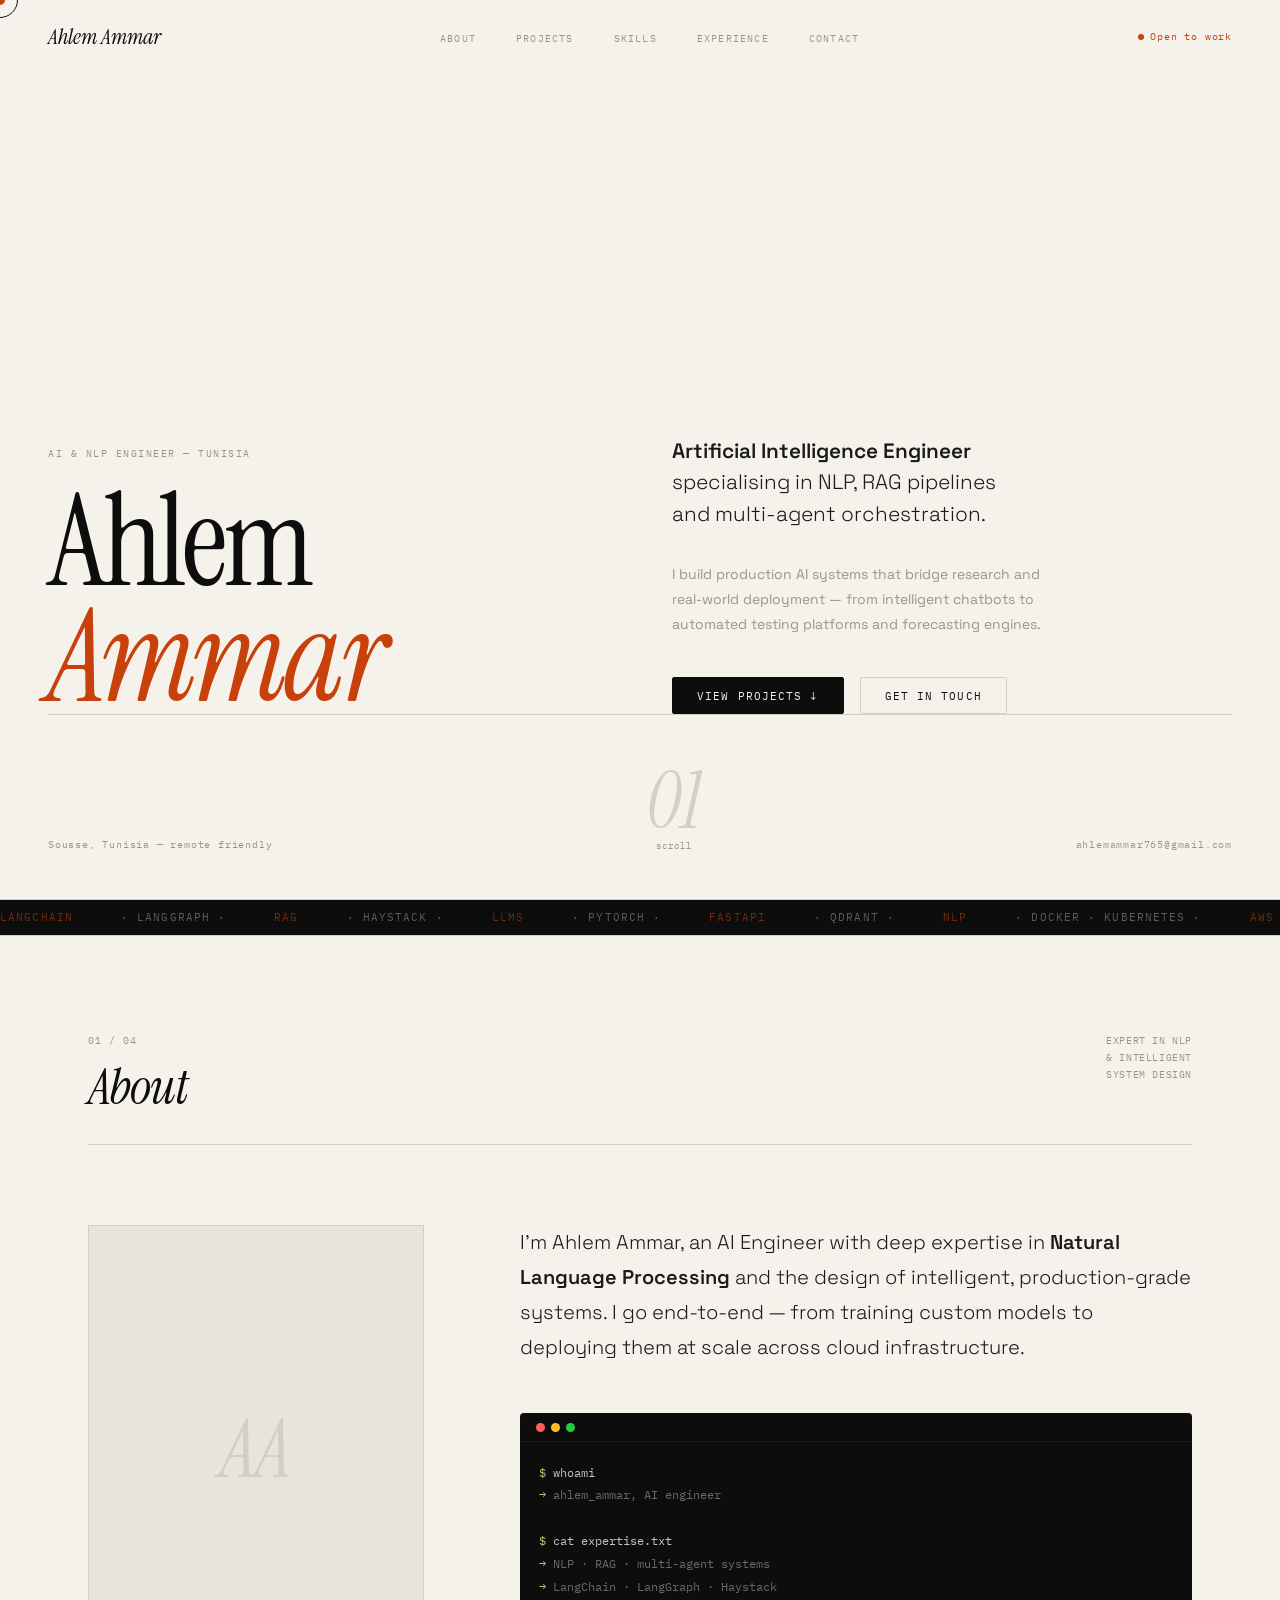
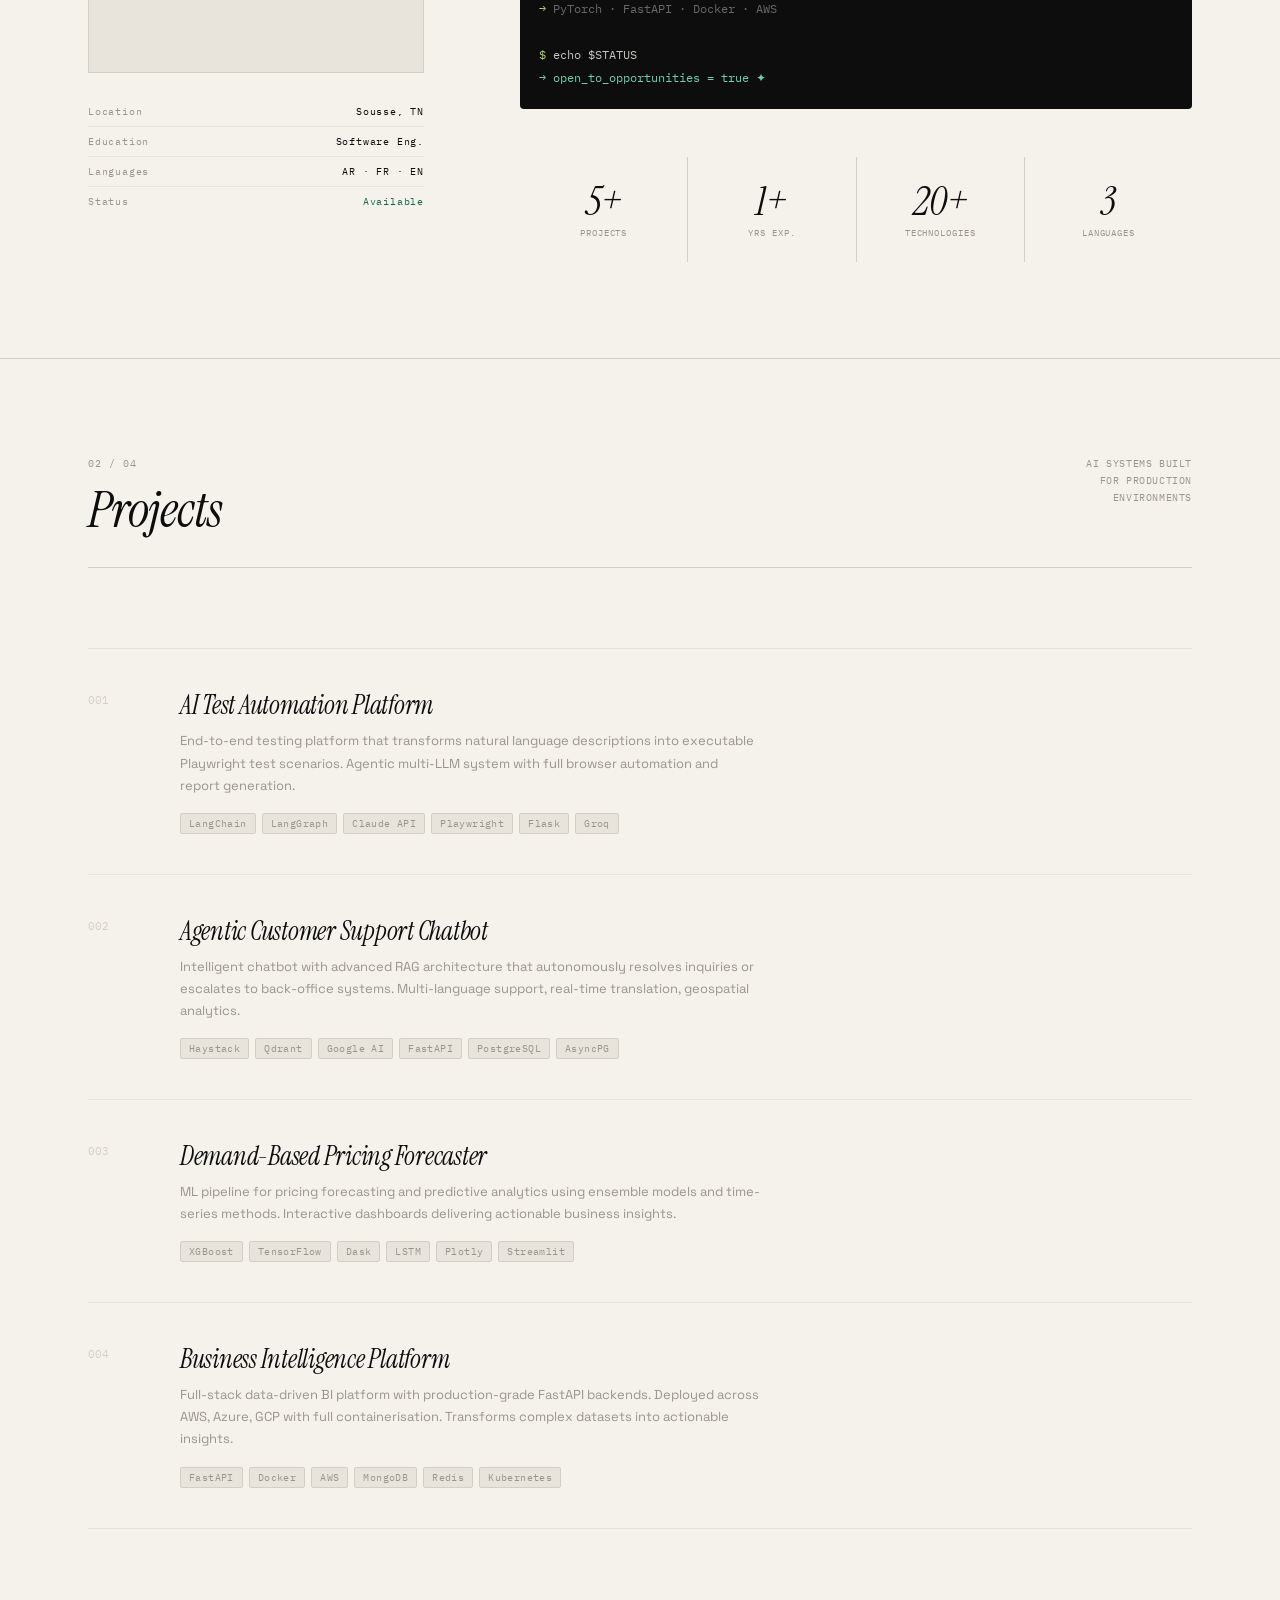
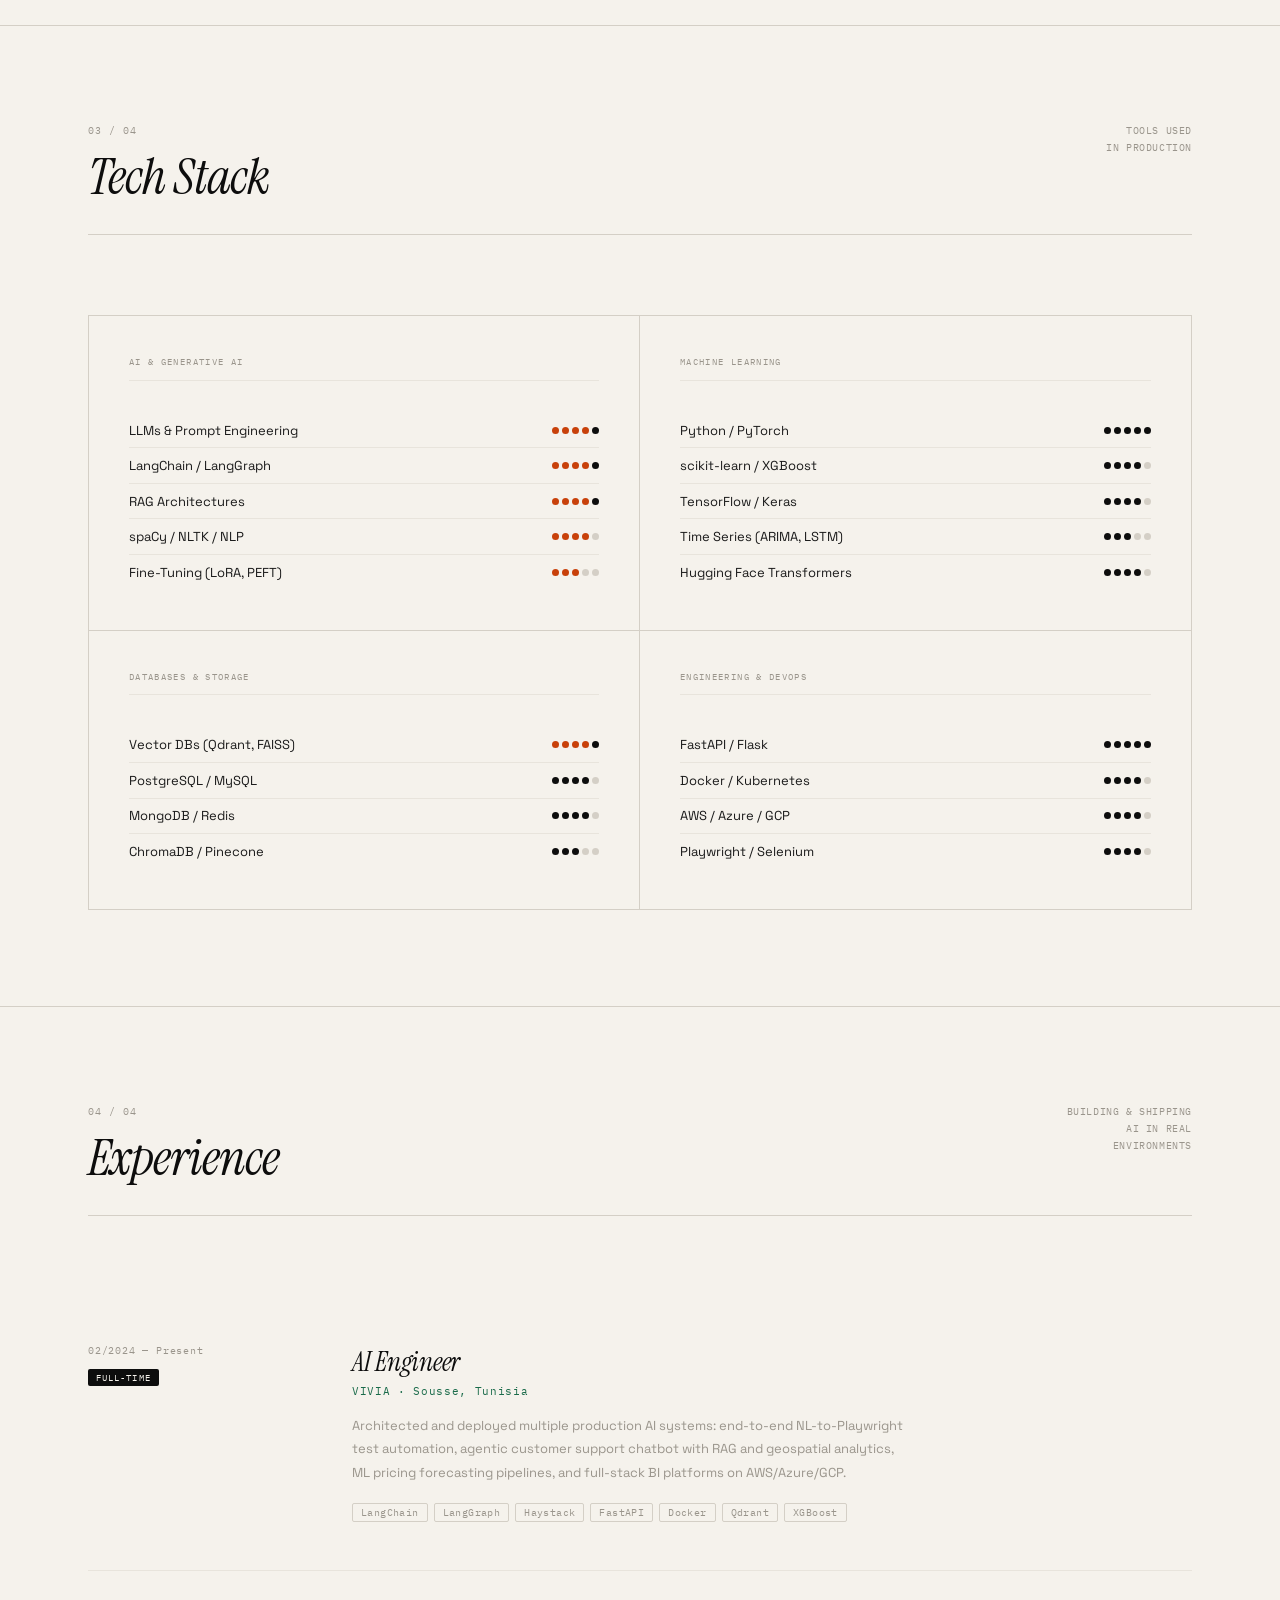
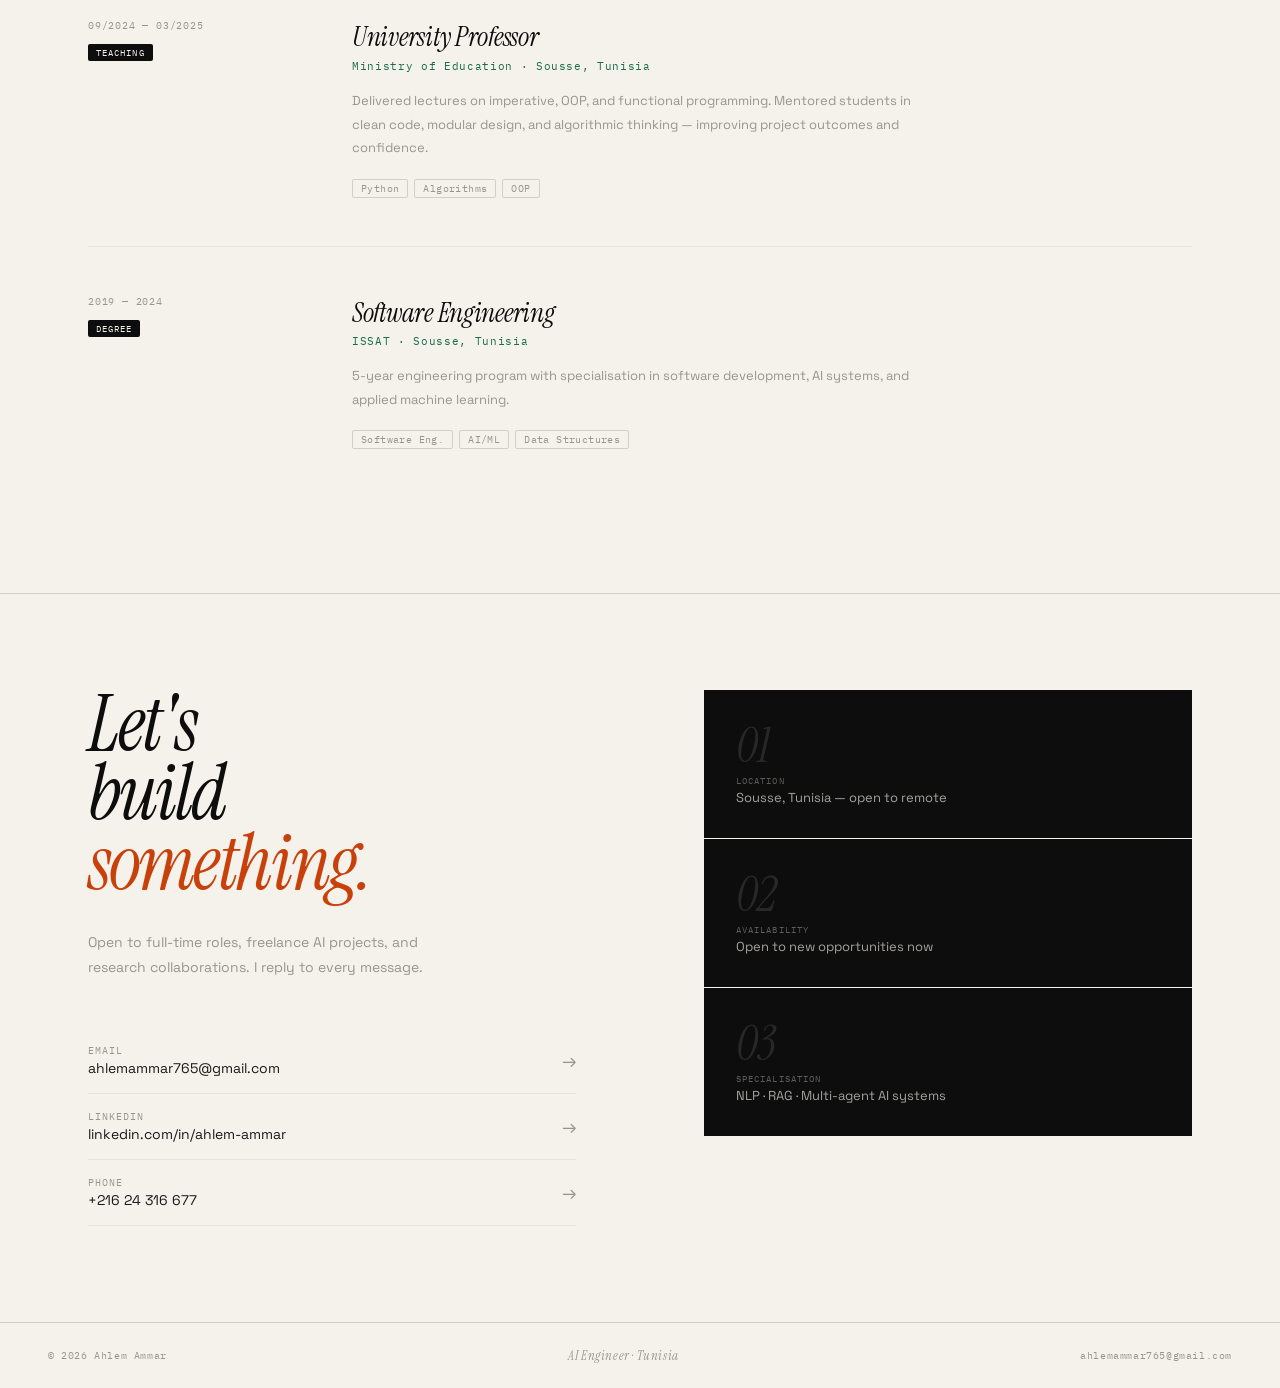
<file: home.html>
<!DOCTYPE html>
<html lang="en">
<head>
<meta charset="UTF-8">
<meta name="viewport" content="width=device-width, initial-scale=1.0">
<title>Ahlem Ammar — AI Engineer</title>
<link rel="preconnect" href="https://fonts.googleapis.com">
<link href="https://fonts.googleapis.com/css2?family=Space+Grotesk:wght@300;400;500;600;700&family=Instrument+Serif:ital@0;1&family=IBM+Plex+Mono:wght@300;400;500&display=swap" rel="stylesheet">
<style>
*,*::before,*::after{box-sizing:border-box;margin:0;padding:0}
:root{
  --ink:#0d0d0d;
  --paper:#f5f2ec;
  --bone:#ede9e1;
  --line:#d4cfc6;
  --faint:#e8e4dc;
  --muted:#9a958c;
  --strong:#1a1a1a;
  --accent:#c8410a;
  --accent2:#1a6b4a;
  --mono:'IBM Plex Mono',monospace;
  --serif:'Instrument Serif',serif;
  --sans:'Space Grotesk',sans-serif;
}
html{scroll-behavior:smooth}
body{background:var(--paper);color:var(--ink);font-family:var(--sans);overflow-x:hidden;cursor:none}
.cursor{position:fixed;width:10px;height:10px;background:var(--accent);border-radius:50%;pointer-events:none;z-index:9999;transform:translate(-50%,-50%);transition:width .15s,height .15s}
.cursor-ring{position:fixed;width:36px;height:36px;border:1px solid var(--ink);border-radius:50%;pointer-events:none;z-index:9998;transform:translate(-50%,-50%)}
::-webkit-scrollbar{width:3px}
::-webkit-scrollbar-track{background:var(--paper)}
::-webkit-scrollbar-thumb{background:var(--ink)}

nav{
  position:fixed;top:0;left:0;right:0;z-index:100;
  display:flex;align-items:center;justify-content:space-between;
  padding:1.4rem 3rem;
}
.nav-mark{font-family:var(--serif);font-size:22px;font-style:italic;color:var(--ink);text-decoration:none}
.nav-links{display:flex;gap:2.5rem;list-style:none}
.nav-links a{font-family:var(--mono);font-size:10px;color:var(--muted);text-decoration:none;letter-spacing:.12em;text-transform:uppercase;transition:color .2s}
.nav-links a:hover{color:var(--ink)}
.nav-dot{display:flex;align-items:center;gap:6px;font-family:var(--mono);font-size:10px;color:var(--accent);letter-spacing:.08em}
.nav-dot::before{content:'';width:6px;height:6px;border-radius:50%;background:var(--accent);animation:blink 1.8s ease-in-out infinite}
@keyframes blink{0%,100%{opacity:1}50%{opacity:.2}}

#hero{
  min-height:100vh;display:grid;
  grid-template-rows:1fr auto;
  padding:8rem 3rem 3rem;
  border-bottom:1px solid var(--line);
}
.hero-top{display:grid;grid-template-columns:1fr 1fr;gap:4rem;align-items:end}
.hero-label{font-family:var(--mono);font-size:10px;color:var(--muted);letter-spacing:.15em;text-transform:uppercase;margin-bottom:1.5rem}
.hero-name{font-family:var(--serif);font-size:clamp(4rem,10vw,9rem);line-height:.9;letter-spacing:-.03em;font-weight:400}
.hero-name em{font-style:italic;color:var(--accent)}
.hero-role{font-size:clamp(1rem,2vw,1.3rem);line-height:1.5;color:var(--strong);margin-bottom:2rem;font-weight:300}
.hero-role strong{font-weight:600}
.hero-desc{font-size:14px;color:var(--muted);line-height:1.8;max-width:380px;margin-bottom:2.5rem}
.hero-cta{display:flex;gap:1rem;flex-wrap:wrap}
.btn{font-family:var(--mono);font-size:11px;letter-spacing:.1em;text-transform:uppercase;padding:.65rem 1.5rem;border-radius:2px;cursor:pointer;text-decoration:none;transition:all .2s;display:inline-flex;align-items:center;gap:8px}
.btn-fill{background:var(--ink);color:var(--paper);border:1px solid var(--ink)}
.btn-fill:hover{background:var(--accent);border-color:var(--accent)}
.btn-line{background:transparent;color:var(--ink);border:1px solid var(--line)}
.btn-line:hover{border-color:var(--ink)}
.hero-bottom{display:flex;justify-content:space-between;align-items:flex-end;padding-top:3rem;border-top:1px solid var(--line);font-family:var(--mono);font-size:10px;color:var(--muted);letter-spacing:.08em}
.hero-count{font-family:var(--serif);font-size:clamp(3rem,6vw,5rem);font-style:italic;color:var(--line);font-weight:400;line-height:1}

.marquee-wrap{overflow:hidden;border-bottom:1px solid var(--line);padding:.65rem 0;background:var(--ink)}
.marquee-track{display:flex;gap:3rem;width:max-content;animation:scroll 22s linear infinite;font-family:var(--mono);font-size:11px;color:rgba(245,242,236,.35);letter-spacing:.1em;text-transform:uppercase}
@keyframes scroll{0%{transform:translateX(0)}100%{transform:translateX(-50%)}}
.marquee-track span{color:rgba(200,65,10,.55)}

section{border-bottom:1px solid var(--line)}
.sec{max-width:1200px;margin:0 auto;padding:6rem 3rem}
.sec-head{display:flex;justify-content:space-between;align-items:baseline;margin-bottom:5rem;padding-bottom:1.5rem;border-bottom:1px solid var(--line)}
.sec-num{font-family:var(--mono);font-size:10px;color:var(--muted);letter-spacing:.1em;margin-bottom:.4rem}
.sec-title{font-family:var(--serif);font-size:clamp(2.2rem,4vw,3.5rem);font-style:italic;font-weight:400;letter-spacing:-.02em}
.sec-aside{font-family:var(--mono);font-size:10px;color:var(--muted);text-align:right;max-width:180px;line-height:1.7;letter-spacing:.06em;text-transform:uppercase}

.about-grid{display:grid;grid-template-columns:1fr 2fr;gap:6rem}
.photo-box{width:100%;aspect-ratio:3/4;background:var(--faint);border:1px solid var(--line);display:flex;align-items:center;justify-content:center;margin-bottom:1.5rem;position:relative;overflow:hidden}
.photo-box::after{content:'AA';font-family:var(--serif);font-style:italic;font-size:5rem;color:var(--line);position:absolute}
.meta div{font-family:var(--mono);font-size:10px;color:var(--muted);letter-spacing:.08em;padding:.5rem 0;border-bottom:1px solid var(--faint)}
.meta div:last-child{border:none}
.meta span{color:var(--ink);float:right}
.bio{font-size:clamp(1rem,1.8vw,1.25rem);line-height:1.75;color:var(--strong);font-weight:300;margin-bottom:3rem}
.bio strong{font-weight:600}
.terminal{background:var(--ink);border-radius:4px;overflow:hidden;margin-bottom:3rem}
.t-bar{display:flex;align-items:center;gap:6px;padding:.6rem 1rem;border-bottom:1px solid rgba(255,255,255,.05)}
.d{width:9px;height:9px;border-radius:50%}
.dr{background:#ff5f56}.dy{background:#ffbd2e}.dg{background:#27c93f}
.t-body{padding:1.2rem;font-family:var(--mono);font-size:12px;line-height:1.9;color:rgba(245,242,236,.4)}
.tc{color:#a8cc68}.tv{color:rgba(245,242,236,.8)}.tk{color:#6fcfaa}
.stats-row{display:grid;grid-template-columns:repeat(4,1fr);gap:1px;background:var(--line)}
.stat{background:var(--paper);padding:1.5rem 1rem;text-align:center}
.stat-n{font-family:var(--serif);font-size:2.5rem;font-style:italic;color:var(--ink);line-height:1}
.stat-l{font-family:var(--mono);font-size:9px;color:var(--muted);letter-spacing:.1em;text-transform:uppercase;margin-top:.4rem}

.proj-row{display:grid;grid-template-columns:60px 1fr 30px;gap:2rem;align-items:start;padding:2.5rem 0;border-bottom:1px solid var(--faint);transition:all .2s;cursor:default}
.proj-row:first-child{border-top:1px solid var(--faint)}
.proj-row:hover{background:var(--faint);margin:0 -3rem;padding-left:3rem;padding-right:3rem}
.proj-row:hover .p-num{color:var(--accent)}
.proj-row:hover .p-arrow{opacity:1;transform:translate(3px,-3px)}
.p-num{font-family:var(--mono);font-size:11px;color:var(--line);padding-top:4px;transition:color .2s}
.p-title{font-family:var(--serif);font-size:1.6rem;font-style:italic;margin-bottom:.5rem;letter-spacing:-.01em}
.p-desc{font-size:13px;color:var(--muted);line-height:1.7;max-width:580px;margin-bottom:1rem}
.tags{display:flex;flex-wrap:wrap;gap:6px}
.tag{font-family:var(--mono);font-size:10px;background:var(--faint);color:var(--muted);padding:3px 8px;border-radius:2px;border:1px solid var(--line);letter-spacing:.04em}
.p-arrow{color:var(--muted);opacity:0;transition:all .25s;font-size:1.4rem;align-self:center}

.skills-cols{display:grid;grid-template-columns:1fr 1fr;gap:0;border:1px solid var(--line)}
.s-col{padding:2.5rem;border-right:1px solid var(--line)}
.s-col:nth-child(2n){border-right:none}
.s-col:nth-child(3),.s-col:nth-child(4){border-top:1px solid var(--line)}
.s-col-t{font-family:var(--mono);font-size:9px;letter-spacing:.15em;text-transform:uppercase;color:var(--muted);margin-bottom:2rem;padding-bottom:.8rem;border-bottom:1px solid var(--faint)}
.s-item{display:flex;justify-content:space-between;align-items:center;padding:.55rem 0;border-bottom:1px solid var(--faint)}
.s-item:last-child{border:none}
.s-name{font-size:13px;color:var(--strong)}
.dots{display:flex;gap:3px}
.dot{width:7px;height:7px;border-radius:50%;background:var(--line)}
.dot.on{background:var(--ink)}
.dot.ac{background:var(--accent)}

.exp-item{display:grid;grid-template-columns:200px 1fr;gap:4rem;padding:3rem 0;border-bottom:1px solid var(--faint)}
.exp-item:last-child{border:none}
.e-date{font-family:var(--mono);font-size:10px;color:var(--muted);letter-spacing:.08em;margin-bottom:.5rem}
.e-badge{font-family:var(--mono);font-size:9px;letter-spacing:.12em;text-transform:uppercase;color:var(--paper);background:var(--ink);padding:3px 8px;border-radius:2px;display:inline-block}
.e-title{font-family:var(--serif);font-size:1.7rem;font-style:italic;margin-bottom:.3rem;letter-spacing:-.01em}
.e-org{font-family:var(--mono);font-size:11px;color:var(--accent2);letter-spacing:.06em;margin-bottom:1rem}
.e-desc{font-size:13px;color:var(--muted);line-height:1.8;max-width:560px;margin-bottom:1.2rem}
.stags{display:flex;flex-wrap:wrap;gap:6px}
.stag{font-family:var(--mono);font-size:10px;border:1px solid var(--line);color:var(--muted);padding:2px 8px;border-radius:2px;letter-spacing:.04em}

.contact-grid{display:grid;grid-template-columns:1fr 1fr;gap:8rem;align-items:start}
.c-heading{font-family:var(--serif);font-size:clamp(3rem,6vw,5.5rem);font-style:italic;font-weight:400;line-height:.9;letter-spacing:-.03em;margin-bottom:2rem}
.c-heading em{color:var(--accent)}
.c-note{font-size:14px;color:var(--muted);line-height:1.8;margin-bottom:3rem;max-width:380px}
.c-link{display:flex;align-items:center;justify-content:space-between;padding:1rem 0;border-bottom:1px solid var(--faint);text-decoration:none;color:var(--ink);transition:padding-left .2s}
.c-link:hover{padding-left:1rem;border-color:var(--line)}
.c-link:hover .c-arr{color:var(--accent)}
.c-lbl{font-family:var(--mono);font-size:10px;color:var(--muted);letter-spacing:.1em;text-transform:uppercase;margin-bottom:2px}
.c-val{font-size:14px;color:var(--strong)}
.c-arr{color:var(--muted);transition:color .2s;font-size:18px}
.c-aside{padding-top:0}
.ca{padding:2rem;background:var(--ink);margin-bottom:1px}
.ca-n{font-family:var(--serif);font-style:italic;font-size:3rem;color:rgba(245,242,236,.12);line-height:1}
.ca-l{font-family:var(--mono);font-size:9px;color:rgba(245,242,236,.35);letter-spacing:.12em;text-transform:uppercase;margin-top:.3rem}
.ca-v{font-size:13px;color:rgba(245,242,236,.65);margin-top:.2rem}

footer{padding:1.5rem 3rem;display:flex;justify-content:space-between;align-items:center;font-family:var(--mono);font-size:10px;color:var(--muted);letter-spacing:.06em}

.fade{opacity:0;transform:translateY(20px);transition:opacity .8s ease,transform .8s ease}
.fade.in{opacity:1;transform:none}
.d1{transition-delay:.1s}.d2{transition-delay:.2s}.d3{transition-delay:.3s}

@media(max-width:900px){
  nav{padding:1rem 1.5rem}
  .nav-links{display:none}
  #hero,.sec{padding-left:1.5rem;padding-right:1.5rem}
  #hero{padding-top:7rem;padding-bottom:2rem}
  .hero-top{grid-template-columns:1fr}
  .about-grid{grid-template-columns:1fr}
  .skills-cols{grid-template-columns:1fr}
  .s-col{border-right:none;border-bottom:1px solid var(--line)}
  .exp-item{grid-template-columns:1fr;gap:1rem}
  .contact-grid{grid-template-columns:1fr;gap:3rem}
  .hero-bottom{flex-direction:column;gap:1rem}
  footer{flex-direction:column;gap:.5rem;text-align:center}
  .proj-row:hover{margin:0;padding:2.5rem 0}
}
</style>
</head>
<body>

<div class="cursor" id="cur"></div>
<div class="cursor-ring" id="ring"></div>

<nav>
  <a class="nav-mark" href="#">Ahlem Ammar</a>
  <ul class="nav-links">
    <li><a href="#about">About</a></li>
    <li><a href="#projects">Projects</a></li>
    <li><a href="#skills">Skills</a></li>
    <li><a href="#experience">Experience</a></li>
    <li><a href="#contact">Contact</a></li>
  </ul>
  <div class="nav-dot">Open to work</div>
</nav>

<section id="hero">
  <div class="hero-top">
    <div>
      <div class="hero-label">AI &amp; NLP Engineer — Tunisia</div>
      <h1 class="hero-name">Ahlem<br><em>Ammar</em></h1>
    </div>
    <div class="fade">
      <div class="hero-role"><strong>Artificial Intelligence Engineer</strong><br>specialising in NLP, RAG pipelines<br>and multi-agent orchestration.</div>
      <p class="hero-desc">I build production AI systems that bridge research and real-world deployment — from intelligent chatbots to automated testing platforms and forecasting engines.</p>
      <div class="hero-cta">
        <a class="btn btn-fill" href="#projects">View projects ↓</a>
        <a class="btn btn-line" href="#contact">Get in touch</a>
      </div>
    </div>
  </div>
  <div class="hero-bottom">
    <span>Sousse, Tunisia — remote friendly</span>
    <div style="text-align:center"><div class="hero-count">01</div><div style="font-size:9px;letter-spacing:.12em;font-family:var(--mono)">scroll</div></div>
    <span>ahlemammar765@gmail.com</span>
  </div>
</section>

<div class="marquee-wrap">
  <div class="marquee-track">
    <span>LangChain</span> · LangGraph · <span>RAG</span> · Haystack · <span>LLMs</span> · PyTorch · <span>FastAPI</span> · Qdrant · <span>NLP</span> · Docker · Kubernetes · <span>AWS</span> · XGBoost · <span>LangChain</span> · LangGraph · <span>RAG</span> · Haystack · <span>LLMs</span> · PyTorch · <span>FastAPI</span> · Qdrant · <span>NLP</span> · Docker · Kubernetes · <span>AWS</span> · XGBoost ·
  </div>
</div>

<section id="about">
  <div class="sec">
    <div class="sec-head fade">
      <div><div class="sec-num">01 / 04</div><h2 class="sec-title">About</h2></div>
      <div class="sec-aside">Expert in NLP<br>&amp; intelligent<br>system design</div>
    </div>
    <div class="about-grid">
      <div class="fade d1">
        <div class="photo-box"></div>
        <div class="meta">
          <div>Location <span>Sousse, TN</span></div>
          <div>Education <span>Software Eng.</span></div>
          <div>Languages <span>AR · FR · EN</span></div>
          <div>Status <span style="color:var(--accent2)">Available</span></div>
        </div>
      </div>
      <div class="fade d2">
        <p class="bio">I'm Ahlem Ammar, an AI Engineer with deep expertise in <strong>Natural Language Processing</strong> and the design of intelligent, production-grade systems. I go end-to-end — from training custom models to deploying them at scale across cloud infrastructure.</p>
        <div class="terminal">
          <div class="t-bar"><span class="d dr"></span><span class="d dy"></span><span class="d dg"></span></div>
          <div class="t-body">
            <div><span class="tc">$ </span><span class="tv">whoami</span></div>
            <div><span class="tc">→ </span>ahlem_ammar, AI engineer</div>
            <br>
            <div><span class="tc">$ </span><span class="tv">cat expertise.txt</span></div>
            <div><span class="tc">→ </span>NLP · RAG · multi-agent systems</div>
            <div><span class="tc">→ </span>LangChain · LangGraph · Haystack</div>
            <div><span class="tc">→ </span>PyTorch · FastAPI · Docker · AWS</div>
            <br>
            <div><span class="tc">$ </span><span class="tv">echo $STATUS</span></div>
            <div><span class="tk">→ open_to_opportunities = true ✦</span></div>
          </div>
        </div>
        <div class="stats-row">
          <div class="stat"><div class="stat-n">5+</div><div class="stat-l">Projects</div></div>
          <div class="stat"><div class="stat-n">1+</div><div class="stat-l">Yrs Exp.</div></div>
          <div class="stat"><div class="stat-n">20+</div><div class="stat-l">Technologies</div></div>
          <div class="stat"><div class="stat-n">3</div><div class="stat-l">Languages</div></div>
        </div>
      </div>
    </div>
  </div>
</section>

<section id="projects">
  <div class="sec">
    <div class="sec-head fade">
      <div><div class="sec-num">02 / 04</div><h2 class="sec-title">Projects</h2></div>
      <div class="sec-aside">AI systems built<br>for production<br>environments</div>
    </div>
    <div>
      <div class="proj-row fade">
        <div class="p-num">001</div>
        <div>
          <div class="p-title">AI Test Automation Platform</div>
          <p class="p-desc">End-to-end testing platform that transforms natural language descriptions into executable Playwright test scenarios. Agentic multi-LLM system with full browser automation and report generation.</p>
          <div class="tags"><span class="tag">LangChain</span><span class="tag">LangGraph</span><span class="tag">Claude API</span><span class="tag">Playwright</span><span class="tag">Flask</span><span class="tag">Groq</span></div>
        </div>
        <div class="p-arrow">↗</div>
      </div>
      <div class="proj-row fade d1">
        <div class="p-num">002</div>
        <div>
          <div class="p-title">Agentic Customer Support Chatbot</div>
          <p class="p-desc">Intelligent chatbot with advanced RAG architecture that autonomously resolves inquiries or escalates to back-office systems. Multi-language support, real-time translation, geospatial analytics.</p>
          <div class="tags"><span class="tag">Haystack</span><span class="tag">Qdrant</span><span class="tag">Google AI</span><span class="tag">FastAPI</span><span class="tag">PostgreSQL</span><span class="tag">AsyncPG</span></div>
        </div>
        <div class="p-arrow">↗</div>
      </div>
      <div class="proj-row fade d2">
        <div class="p-num">003</div>
        <div>
          <div class="p-title">Demand-Based Pricing Forecaster</div>
          <p class="p-desc">ML pipeline for pricing forecasting and predictive analytics using ensemble models and time-series methods. Interactive dashboards delivering actionable business insights.</p>
          <div class="tags"><span class="tag">XGBoost</span><span class="tag">TensorFlow</span><span class="tag">Dask</span><span class="tag">LSTM</span><span class="tag">Plotly</span><span class="tag">Streamlit</span></div>
        </div>
        <div class="p-arrow">↗</div>
      </div>
      <div class="proj-row fade d3">
        <div class="p-num">004</div>
        <div>
          <div class="p-title">Business Intelligence Platform</div>
          <p class="p-desc">Full-stack data-driven BI platform with production-grade FastAPI backends. Deployed across AWS, Azure, GCP with full containerisation. Transforms complex datasets into actionable insights.</p>
          <div class="tags"><span class="tag">FastAPI</span><span class="tag">Docker</span><span class="tag">AWS</span><span class="tag">MongoDB</span><span class="tag">Redis</span><span class="tag">Kubernetes</span></div>
        </div>
        <div class="p-arrow">↗</div>
      </div>
    </div>
  </div>
</section>

<section id="skills">
  <div class="sec">
    <div class="sec-head fade">
      <div><div class="sec-num">03 / 04</div><h2 class="sec-title">Tech Stack</h2></div>
      <div class="sec-aside">Tools used<br>in production</div>
    </div>
    <div class="skills-cols fade">
      <div class="s-col">
        <div class="s-col-t">AI &amp; Generative AI</div>
        <div class="s-item"><span class="s-name">LLMs &amp; Prompt Engineering</span><div class="dots"><span class="dot ac"></span><span class="dot ac"></span><span class="dot ac"></span><span class="dot ac"></span><span class="dot on"></span></div></div>
        <div class="s-item"><span class="s-name">LangChain / LangGraph</span><div class="dots"><span class="dot ac"></span><span class="dot ac"></span><span class="dot ac"></span><span class="dot ac"></span><span class="dot on"></span></div></div>
        <div class="s-item"><span class="s-name">RAG Architectures</span><div class="dots"><span class="dot ac"></span><span class="dot ac"></span><span class="dot ac"></span><span class="dot ac"></span><span class="dot on"></span></div></div>
        <div class="s-item"><span class="s-name">spaCy / NLTK / NLP</span><div class="dots"><span class="dot ac"></span><span class="dot ac"></span><span class="dot ac"></span><span class="dot ac"></span><span class="dot"></span></div></div>
        <div class="s-item"><span class="s-name">Fine-Tuning (LoRA, PEFT)</span><div class="dots"><span class="dot ac"></span><span class="dot ac"></span><span class="dot ac"></span><span class="dot"></span><span class="dot"></span></div></div>
      </div>
      <div class="s-col">
        <div class="s-col-t">Machine Learning</div>
        <div class="s-item"><span class="s-name">Python / PyTorch</span><div class="dots"><span class="dot on"></span><span class="dot on"></span><span class="dot on"></span><span class="dot on"></span><span class="dot on"></span></div></div>
        <div class="s-item"><span class="s-name">scikit-learn / XGBoost</span><div class="dots"><span class="dot on"></span><span class="dot on"></span><span class="dot on"></span><span class="dot on"></span><span class="dot"></span></div></div>
        <div class="s-item"><span class="s-name">TensorFlow / Keras</span><div class="dots"><span class="dot on"></span><span class="dot on"></span><span class="dot on"></span><span class="dot on"></span><span class="dot"></span></div></div>
        <div class="s-item"><span class="s-name">Time Series (ARIMA, LSTM)</span><div class="dots"><span class="dot on"></span><span class="dot on"></span><span class="dot on"></span><span class="dot"></span><span class="dot"></span></div></div>
        <div class="s-item"><span class="s-name">Hugging Face Transformers</span><div class="dots"><span class="dot on"></span><span class="dot on"></span><span class="dot on"></span><span class="dot on"></span><span class="dot"></span></div></div>
      </div>
      <div class="s-col">
        <div class="s-col-t">Databases &amp; Storage</div>
        <div class="s-item"><span class="s-name">Vector DBs (Qdrant, FAISS)</span><div class="dots"><span class="dot ac"></span><span class="dot ac"></span><span class="dot ac"></span><span class="dot ac"></span><span class="dot on"></span></div></div>
        <div class="s-item"><span class="s-name">PostgreSQL / MySQL</span><div class="dots"><span class="dot on"></span><span class="dot on"></span><span class="dot on"></span><span class="dot on"></span><span class="dot"></span></div></div>
        <div class="s-item"><span class="s-name">MongoDB / Redis</span><div class="dots"><span class="dot on"></span><span class="dot on"></span><span class="dot on"></span><span class="dot on"></span><span class="dot"></span></div></div>
        <div class="s-item"><span class="s-name">ChromaDB / Pinecone</span><div class="dots"><span class="dot on"></span><span class="dot on"></span><span class="dot on"></span><span class="dot"></span><span class="dot"></span></div></div>
      </div>
      <div class="s-col">
        <div class="s-col-t">Engineering &amp; DevOps</div>
        <div class="s-item"><span class="s-name">FastAPI / Flask</span><div class="dots"><span class="dot on"></span><span class="dot on"></span><span class="dot on"></span><span class="dot on"></span><span class="dot on"></span></div></div>
        <div class="s-item"><span class="s-name">Docker / Kubernetes</span><div class="dots"><span class="dot on"></span><span class="dot on"></span><span class="dot on"></span><span class="dot on"></span><span class="dot"></span></div></div>
        <div class="s-item"><span class="s-name">AWS / Azure / GCP</span><div class="dots"><span class="dot on"></span><span class="dot on"></span><span class="dot on"></span><span class="dot on"></span><span class="dot"></span></div></div>
        <div class="s-item"><span class="s-name">Playwright / Selenium</span><div class="dots"><span class="dot on"></span><span class="dot on"></span><span class="dot on"></span><span class="dot on"></span><span class="dot"></span></div></div>
      </div>
    </div>
  </div>
</section>

<section id="experience">
  <div class="sec">
    <div class="sec-head fade">
      <div><div class="sec-num">04 / 04</div><h2 class="sec-title">Experience</h2></div>
      <div class="sec-aside">Building &amp; shipping<br>AI in real<br>environments</div>
    </div>
    <div>
      <div class="exp-item fade">
        <div><div class="e-date">02/2024 — Present</div><div class="e-badge">Full-time</div></div>
        <div>
          <div class="e-title">AI Engineer</div>
          <div class="e-org">VIVIA · Sousse, Tunisia</div>
          <p class="e-desc">Architected and deployed multiple production AI systems: end-to-end NL-to-Playwright test automation, agentic customer support chatbot with RAG and geospatial analytics, ML pricing forecasting pipelines, and full-stack BI platforms on AWS/Azure/GCP.</p>
          <div class="stags"><span class="stag">LangChain</span><span class="stag">LangGraph</span><span class="stag">Haystack</span><span class="stag">FastAPI</span><span class="stag">Docker</span><span class="stag">Qdrant</span><span class="stag">XGBoost</span></div>
        </div>
      </div>
      <div class="exp-item fade d1">
        <div><div class="e-date">09/2024 — 03/2025</div><div class="e-badge">Teaching</div></div>
        <div>
          <div class="e-title">University Professor</div>
          <div class="e-org">Ministry of Education · Sousse, Tunisia</div>
          <p class="e-desc">Delivered lectures on imperative, OOP, and functional programming. Mentored students in clean code, modular design, and algorithmic thinking — improving project outcomes and confidence.</p>
          <div class="stags"><span class="stag">Python</span><span class="stag">Algorithms</span><span class="stag">OOP</span></div>
        </div>
      </div>
      <div class="exp-item fade d2">
        <div><div class="e-date">2019 — 2024</div><div class="e-badge">Degree</div></div>
        <div>
          <div class="e-title">Software Engineering</div>
          <div class="e-org">ISSAT · Sousse, Tunisia</div>
          <p class="e-desc">5-year engineering program with specialisation in software development, AI systems, and applied machine learning.</p>
          <div class="stags"><span class="stag">Software Eng.</span><span class="stag">AI/ML</span><span class="stag">Data Structures</span></div>
        </div>
      </div>
    </div>
  </div>
</section>

<section id="contact">
  <div class="sec">
    <div class="contact-grid">
      <div class="fade">
        <h2 class="c-heading">Let's<br>build<br><em>something.</em></h2>
        <p class="c-note">Open to full-time roles, freelance AI projects, and research collaborations. I reply to every message.</p>
        <div>
          <a class="c-link" href="mailto:ahlemammar765@gmail.com">
            <div><div class="c-lbl">Email</div><div class="c-val">ahlemammar765@gmail.com</div></div>
            <span class="c-arr">→</span>
          </a>
          <a class="c-link" href="https://linkedin.com/in/ahlem-ammar" target="_blank">
            <div><div class="c-lbl">LinkedIn</div><div class="c-val">linkedin.com/in/ahlem-ammar</div></div>
            <span class="c-arr">→</span>
          </a>
          <a class="c-link" href="tel:+21624316677">
            <div><div class="c-lbl">Phone</div><div class="c-val">+216 24 316 677</div></div>
            <span class="c-arr">→</span>
          </a>
        </div>
      </div>
      <div class="c-aside fade d1">
        <div class="ca"><div class="ca-n">01</div><div class="ca-l">Location</div><div class="ca-v">Sousse, Tunisia — open to remote</div></div>
        <div class="ca"><div class="ca-n">02</div><div class="ca-l">Availability</div><div class="ca-v">Open to new opportunities now</div></div>
        <div class="ca"><div class="ca-n">03</div><div class="ca-l">Specialisation</div><div class="ca-v">NLP · RAG · Multi-agent AI systems</div></div>
      </div>
    </div>
  </div>
</section>

<footer>
  <span>© 2026 Ahlem Ammar</span>
  <span style="font-family:var(--serif);font-style:italic;font-size:13px">AI Engineer · Tunisia</span>
  <span>ahlemammar765@gmail.com</span>
</footer>

<script>
const cur=document.getElementById('cur'),ring=document.getElementById('ring');
let mx=0,my=0,rx=0,ry=0;
document.addEventListener('mousemove',e=>{mx=e.clientX;my=e.clientY;cur.style.left=mx+'px';cur.style.top=my+'px'});
(function loop(){rx+=(mx-rx)*.12;ry+=(my-ry)*.12;ring.style.left=rx+'px';ring.style.top=ry+'px';requestAnimationFrame(loop)})();
document.querySelectorAll('a,button').forEach(el=>{
  el.addEventListener('mouseenter',()=>{cur.style.width='6px';cur.style.height='6px';ring.style.width='52px';ring.style.height='52px';ring.style.borderColor='var(--accent)'});
  el.addEventListener('mouseleave',()=>{cur.style.width='10px';cur.style.height='10px';ring.style.width='36px';ring.style.height='36px';ring.style.borderColor='var(--ink)'});
});
const obs=new IntersectionObserver(e=>e.forEach(x=>{if(x.isIntersecting)x.target.classList.add('in')}),{threshold:.1});
document.querySelectorAll('.fade').forEach(el=>obs.observe(el));
document.querySelectorAll('a[href^="#"]').forEach(a=>{
  a.addEventListener('click',e=>{e.preventDefault();document.querySelector(a.getAttribute('href'))?.scrollIntoView({behavior:'smooth'})});
});
</script>
</body>
</html>
</file>
